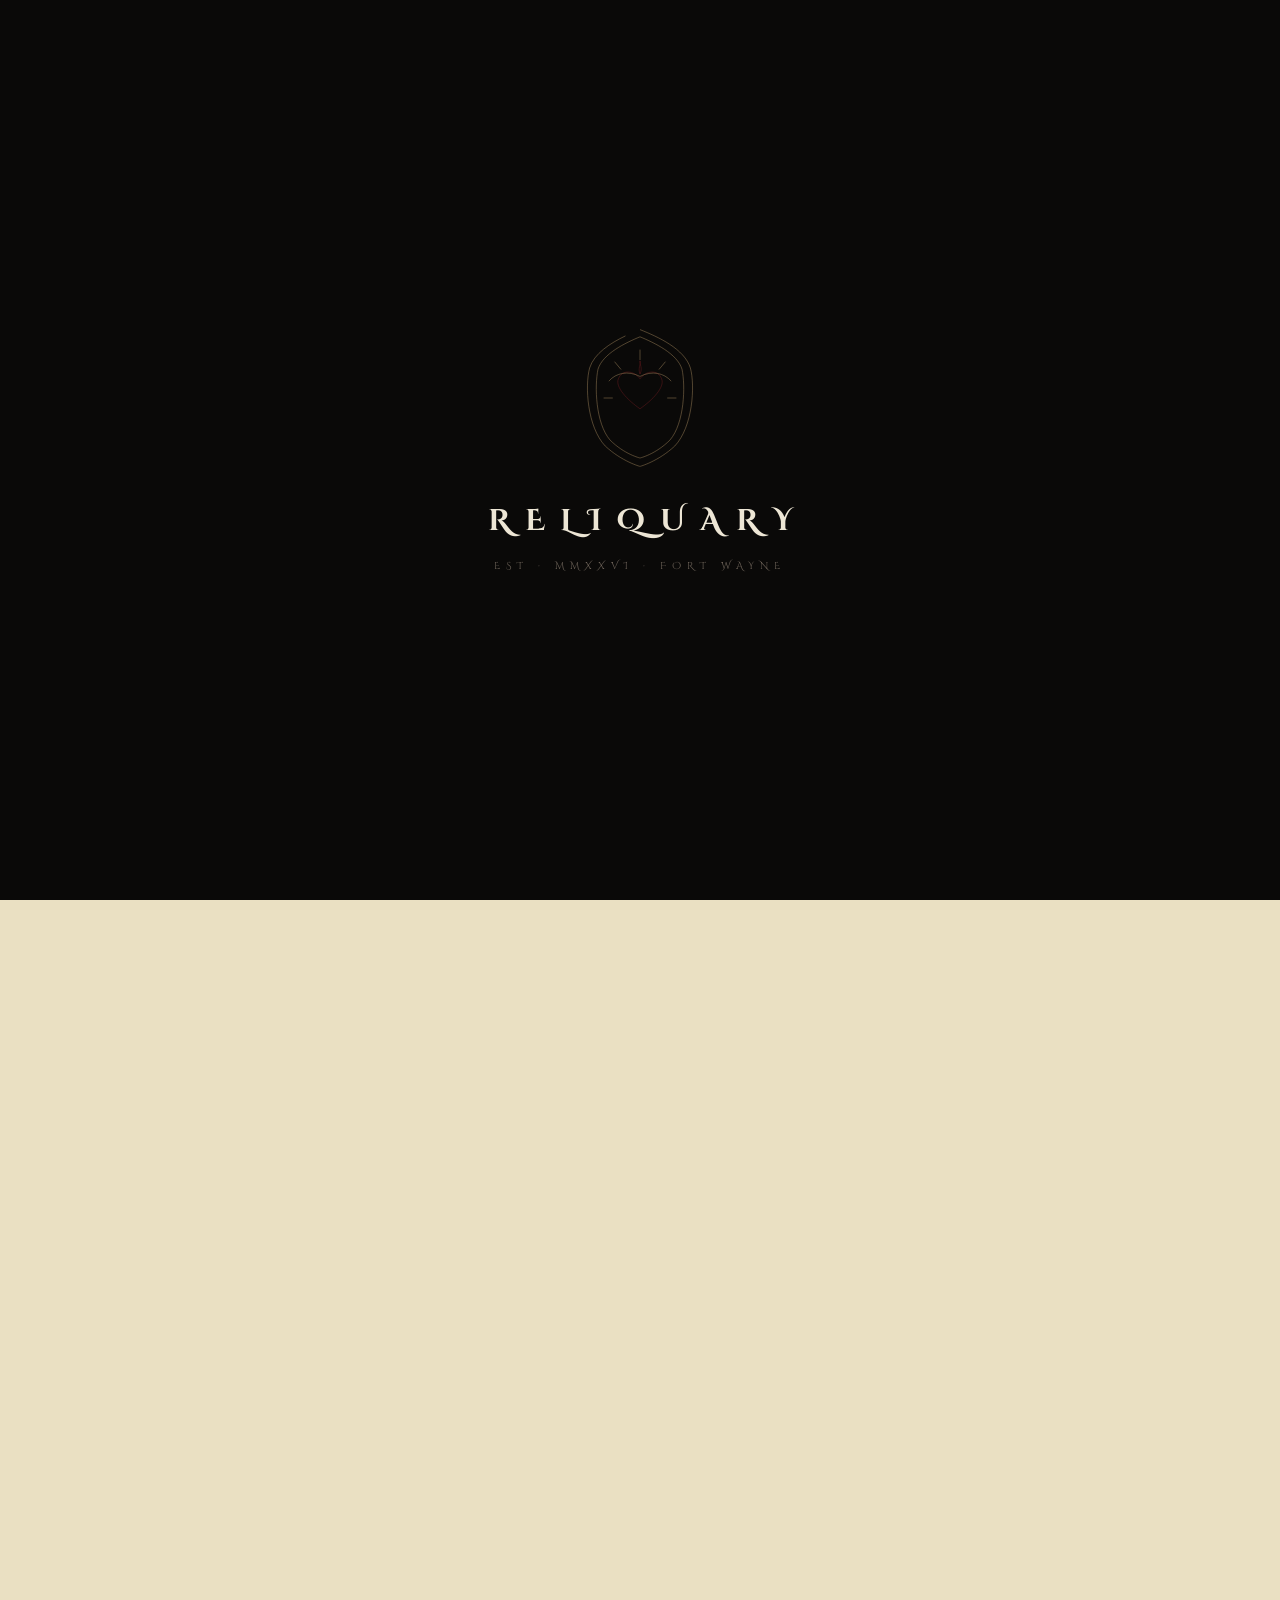
<file: index.html>
<!doctype html>
<html lang="en">
<head>
<meta charset="utf-8" />
<meta name="viewport" content="width=device-width,initial-scale=1,viewport-fit=cover" />
<meta name="theme-color" content="#0A0908" />
<title>RELIQUARY TATTOO · Isaac Roque · Fort Wayne, Indiana</title>
<meta name="description" content="Reliquary Tattoo is a private parlour by Isaac Roque in Fort Wayne, Indiana — black & grey realism, sacred portraiture, fine ornamental work. By appointment only." />
<meta property="og:title" content="RELIQUARY TATTOO · Isaac Roque · Fort Wayne, Indiana" />
<meta property="og:description" content="Permanent relics, hand-drawn in Fort Wayne, Indiana." />
<meta property="og:type" content="website" />

<link rel="icon" href="assets/svg/favicon.svg" type="image/svg+xml" />
<link rel="preconnect" href="https://fonts.googleapis.com" crossorigin />
<link rel="preconnect" href="https://fonts.gstatic.com" crossorigin />
<link href="https://fonts.googleapis.com/css2?family=Cinzel:wght@400;500;600;700;900&family=EB+Garamond:ital,wght@0,400;0,500;0,600;1,400;1,500&family=UnifrakturCook:wght@700&family=Cormorant+Garamond:ital,wght@0,300;0,400;0,500;0,600;1,300;1,400&display=swap" rel="stylesheet" />

<link rel="stylesheet" href="css/style.css" />
</head>
<body class="is-loading">

<!-- =========================================================
     LOADER
========================================================= -->
<div class="loader" aria-hidden="true">
  <div class="loader__inner">
    <svg class="loader__mark" viewBox="0 0 200 240" fill="none" stroke="currentColor" stroke-width="0.7">
      <!-- ornate frame -->
      <path d="M100 6 C 130 18, 174 38, 184 70 C 192 100, 188 168, 158 200 C 130 226, 100 234, 100 234 C 100 234, 70 226, 42 200 C 12 168, 8 100, 16 70 C 26 38, 70 18, 100 6 Z" />
      <path d="M100 18 C 124 28, 162 46, 170 72 C 176 100, 174 162, 150 190 C 126 214, 100 220, 100 220 C 100 220, 74 214, 50 190 C 26 162, 24 100, 30 72 C 38 46, 76 28, 100 18 Z" />
      <!-- sacred heart -->
      <path class="loader__heart" d="M100 88 C 90 74, 70 72, 64 88 C 58 102, 80 124, 100 138 C 120 124, 142 102, 136 88 C 130 72, 110 74, 100 88 Z" />
      <!-- crown of thorns -->
      <path class="loader__thorns" d="M48 92 C 60 78, 80 74, 100 84 C 120 74, 140 78, 152 92" />
      <!-- flame -->
      <path class="loader__flame" d="M100 80 C 96 70, 102 64, 100 58 C 99 64, 105 70, 100 80 Z" />
      <!-- rays -->
      <g class="loader__rays" stroke-linecap="round">
        <line x1="100" y1="40" x2="100" y2="56" />
        <line x1="58" y1="60" x2="68" y2="72" />
        <line x1="142" y1="60" x2="132" y2="72" />
        <line x1="40" y1="120" x2="54" y2="120" />
        <line x1="160" y1="120" x2="146" y2="120" />
      </g>
    </svg>
    <div class="loader__word">
      <span>R</span><span>E</span><span>L</span><span>I</span><span>Q</span><span>U</span><span>A</span><span>R</span><span>Y</span>
    </div>
    <div class="loader__sub">EST · MMXXVI · FORT WAYNE</div>
  </div>
</div>

<!-- =========================================================
     DEPTH FIELD — fixed background of drifting tattoo plates
     across 5 parallax layers and 5 ink tints. Driven by JS.
========================================================= -->
<div class="depth" aria-hidden="true">

  <!-- ◆ FAR LAYER — barely moves (0.04x), almost watermark ◆ -->
  <svg class="depth__art is-far" data-speed="0.04" data-tint="sepia" data-rot="-8" style="--x:8%;--y:6%;--w:340px" viewBox="0 0 200 240" fill="none" stroke="currentColor" stroke-width="0.6">
    <!-- ornate cathedral arch frame -->
    <path d="M40 232 L40 90 C 40 50, 80 18, 100 18 C 120 18, 160 50, 160 90 L160 232 Z" />
    <path d="M50 224 L50 96 C 50 60, 84 28, 100 28 C 116 28, 150 60, 150 96 L150 224 Z" />
    <path d="M64 50 C 76 38, 90 36, 100 44 C 110 36, 124 38, 136 50" />
    <path d="M100 80 C 90 68, 72 70, 70 84 C 68 100, 96 124, 100 128 C 104 124, 132 100, 130 84 C 128 70, 110 68, 100 80 Z" />
    <line x1="100" y1="6" x2="100" y2="22" />
    <line x1="92" y1="14" x2="108" y2="14" />
  </svg>

  <svg class="depth__art is-far" data-speed="0.06" data-tint="bronze" data-rot="12" style="--x:74%;--y:18%;--w:280px" viewBox="0 0 200 200" fill="none" stroke="currentColor" stroke-width="0.6">
    <!-- compass rose -->
    <circle cx="100" cy="100" r="92" />
    <circle cx="100" cy="100" r="76" />
    <circle cx="100" cy="100" r="40" stroke-dasharray="2 5" />
    <circle cx="100" cy="100" r="14" />
    <path d="M100 8 L108 100 L100 192 L92 100 Z" />
    <path d="M8 100 L100 108 L192 100 L100 92 Z" />
    <path d="M34 34 L100 100 L166 166 M166 34 L100 100 L34 166" stroke-dasharray="1 4" />
    <line x1="100" y1="2" x2="100" y2="14" /><line x1="100" y1="186" x2="100" y2="198" />
    <line x1="2" y1="100" x2="14" y2="100" /><line x1="186" y1="100" x2="198" y2="100" />
  </svg>

  <svg class="depth__art is-far" data-speed="0.05" data-tint="sepia" data-rot="-3" style="--x:32%;--y:48%;--w:380px" viewBox="0 0 280 200" fill="none" stroke="currentColor" stroke-width="0.5">
    <!-- anatomy plate skull profile -->
    <path d="M30 110 C 20 80, 40 40, 90 30 C 150 18, 220 32, 246 70 C 260 100, 250 130, 220 150 L220 170 L210 178 L210 168 L196 170 L196 162 L180 168 L180 160 L160 170 L150 168 L120 174 C 80 168, 40 150, 30 110 Z" />
    <ellipse cx="160" cy="92" rx="20" ry="22" />
    <ellipse cx="210" cy="90" rx="14" ry="16" />
    <path d="M178 116 C 174 124, 184 130, 188 124 C 192 118, 184 110, 178 116 Z" />
    <path d="M150 140 L154 148 L160 142 M170 144 L172 152 L180 148 M190 144 L194 152 L202 148" />
    <path d="M118 64 C 100 56, 78 56, 64 70 M252 56 C 250 50, 244 46, 234 48" stroke-dasharray="2 3" />
  </svg>

  <!-- ◆ MID-FAR LAYER (0.12x) ◆ -->
  <svg class="depth__art is-midfar" data-speed="0.12" data-tint="crimson" data-rot="20" style="--x:84%;--y:62%;--w:240px" viewBox="0 0 200 200" fill="none" stroke="currentColor" stroke-width="0.7">
    <!-- sacred heart with thorns -->
    <path d="M100 80 C 80 50, 30 50, 26 90 C 22 130, 80 178, 100 192 C 120 178, 178 130, 174 90 C 170 50, 120 50, 100 80 Z" />
    <path d="M100 80 C 92 64, 72 62, 64 80" stroke-dasharray="1 3" />
    <path d="M100 80 C 108 64, 128 62, 136 80" stroke-dasharray="1 3" />
    <path d="M30 86 C 50 70, 80 66, 100 76 C 120 66, 150 70, 170 86" />
    <path d="M100 30 C 94 16, 106 6, 100 -6 C 96 6, 106 16, 100 30 Z" />
    <path d="M40 60 L36 50 M52 46 L52 36 M68 36 L66 26 M132 36 L134 26 M148 46 L148 36 M160 60 L164 50" />
  </svg>

  <!-- (ornamental scrollwork banner removed) -->

  <svg class="depth__art is-midfar" data-speed="0.16" data-tint="charcoal" data-rot="6" style="--x:48%;--y:88%;--w:260px" viewBox="0 0 200 240" fill="none" stroke="currentColor" stroke-width="0.7">
    <!-- praying hands with rosary -->
    <path d="M70 30 C 64 50, 60 100, 64 160 L80 200 L88 160 C 92 100, 84 50, 84 26 Z" />
    <path d="M130 30 C 136 50, 140 100, 136 160 L120 200 L112 160 C 108 100, 116 50, 116 26 Z" />
    <line x1="84" y1="26" x2="116" y2="26" />
    <line x1="80" y1="60" x2="120" y2="60" /><line x1="80" y1="80" x2="120" y2="80" />
    <line x1="80" y1="100" x2="120" y2="100" /><line x1="80" y1="120" x2="120" y2="120" />
    <!-- rosary -->
    <path d="M64 130 C 30 140, 12 170, 22 200 C 36 220, 70 210, 80 192" />
    <circle cx="22" cy="156" r="2" /><circle cx="14" cy="170" r="2" /><circle cx="14" cy="186" r="2" />
    <circle cx="22" cy="200" r="2" /><circle cx="36" cy="210" r="2" /><circle cx="56" cy="216" r="2" />
    <path d="M14 188 L8 220 M18 196 L22 226 M26 200 L30 230" stroke-linecap="round" />
  </svg>

  <svg class="depth__art is-midfar" data-speed="0.10" data-tint="ash" data-rot="-20" style="--x:14%;--y:120%;--w:260px" viewBox="0 0 200 200" fill="none" stroke="currentColor" stroke-width="0.6">
    <!-- moth -->
    <path d="M100 28 L100 172" />
    <path d="M100 50 C 40 38, 12 70, 26 110 C 44 130, 70 110, 92 90 L100 80" />
    <path d="M100 50 C 160 38, 188 70, 174 110 C 156 130, 130 110, 108 90 L100 80" />
    <path d="M100 90 C 80 110, 50 124, 32 134 C 50 154, 80 152, 96 138 L100 130" />
    <path d="M100 90 C 120 110, 150 124, 168 134 C 150 154, 120 152, 104 138 L100 130" />
    <circle cx="64" cy="86" r="6" /><circle cx="136" cy="86" r="6" />
    <circle cx="64" cy="86" r="2" fill="currentColor" /><circle cx="136" cy="86" r="2" fill="currentColor" />
    <path d="M94 28 C 88 14, 80 6, 76 -2 M106 28 C 112 14, 120 6, 124 -2" />
  </svg>

  <!-- ◆ MID LAYER (0.25x) ◆ -->
  <svg class="depth__art is-mid" data-speed="0.25" data-tint="bronze" data-rot="0" style="--x:62%;--y:104%;--w:200px" viewBox="0 0 200 200" fill="none" stroke="currentColor" stroke-width="0.8">
    <!-- eye of providence in triangle -->
    <path d="M100 12 L188 178 L12 178 Z" />
    <path d="M100 30 L172 168 L28 168 Z" stroke-dasharray="2 4" />
    <path d="M44 100 C 60 80, 140 80, 156 100 C 140 120, 60 120, 44 100 Z" />
    <circle cx="100" cy="100" r="14" />
    <circle cx="100" cy="100" r="6" fill="currentColor" />
    <line x1="100" y1="50" x2="100" y2="76" />
    <line x1="50" y1="100" x2="32" y2="100" />
    <line x1="150" y1="100" x2="168" y2="100" />
  </svg>

  <svg class="depth__art is-mid" data-speed="0.28" data-tint="charcoal" data-rot="14" style="--x:18%;--y:160%;--w:220px" viewBox="0 0 200 200" fill="none" stroke="currentColor" stroke-width="0.7">
    <!-- dagger through serpent -->
    <path d="M100 4 L110 22 L110 150 L100 162 L90 150 L90 22 Z" />
    <path d="M76 22 L124 22 L124 32 L76 32 Z" />
    <line x1="100" y1="14" x2="100" y2="22" />
    <path d="M16 110 C 60 80, 100 140, 144 110 C 184 90, 184 60, 156 50 C 120 40, 80 80, 60 96 C 40 110, 24 108, 16 100 Z" stroke-linecap="round" />
    <circle cx="32" cy="106" r="2" fill="currentColor" />
    <path d="M16 100 L4 98 M4 98 L8 92 M4 98 L8 104" />
  </svg>

  <svg class="depth__art is-mid" data-speed="0.30" data-tint="crimson" data-rot="-10" style="--x:78%;--y:184%;--w:200px" viewBox="0 0 200 200" fill="none" stroke="currentColor" stroke-width="0.7">
    <!-- ornate cross with banner -->
    <path d="M92 16 L108 16 L108 100 L172 100 L172 116 L108 116 L108 184 L92 184 L92 116 L28 116 L28 100 L92 100 Z" />
    <path d="M76 32 C 70 42, 70 56, 76 66 M124 32 C 130 42, 130 56, 124 66" />
    <path d="M84 134 C 80 150, 80 168, 84 180 M116 134 C 120 150, 120 168, 116 180" />
    <path d="M52 100 C 60 90, 80 90, 92 100 M108 100 C 120 90, 140 90, 148 100" />
  </svg>

  <svg class="depth__art is-mid" data-speed="0.22" data-tint="sepia" data-rot="22" style="--x:8%;--y:220%;--w:240px" viewBox="0 0 220 200" fill="none" stroke="currentColor" stroke-width="0.6">
    <!-- swallow -->
    <path d="M14 100 C 30 80, 60 80, 86 92 C 100 80, 116 76, 140 84 C 168 92, 200 120, 216 156" />
    <path d="M86 92 C 92 110, 100 132, 114 148 L142 152 C 134 132, 130 116, 140 84" />
    <path d="M14 100 L4 84 L24 96 M14 100 L4 116 L24 104" />
    <circle cx="200" cy="142" r="2" fill="currentColor" />
    <path d="M114 148 L110 168 M124 148 L126 170 M134 152 L138 174" />
  </svg>

  <!-- (crescent moon + stars removed — too delicate) -->

  <svg class="depth__art is-midnear" data-speed="0.45" data-tint="charcoal" data-rot="-12" style="--x:14%;--y:280%;--w:180px" viewBox="0 0 200 200" fill="none" stroke="currentColor" stroke-width="0.8">
    <!-- ouroboros -->
    <circle cx="100" cy="100" r="80" />
    <circle cx="100" cy="100" r="64" stroke-dasharray="2 5" />
    <path d="M40 80 C 56 40, 110 30, 156 60 C 188 90, 174 134, 130 152 C 86 170, 60 140, 56 110 L72 102 L70 124 L86 110" />
    <circle cx="64" cy="98" r="2" fill="currentColor" />
    <path d="M156 60 L172 56 M156 64 L172 72 M156 56 L168 50" />
  </svg>

  <svg class="depth__art is-midnear" data-speed="0.55" data-tint="crimson" data-rot="8" style="--x:50%;--y:316%;--w:170px" viewBox="0 0 200 200" fill="none" stroke="currentColor" stroke-width="0.8">
    <!-- skull memento mori -->
    <path d="M40 50 C 30 60, 24 80, 30 100 L40 116 L40 140 L52 144 L52 130 L62 132 L72 130 L82 132 L92 130 L102 132 L112 130 L122 132 L130 140 L130 116 L140 100 C 146 80, 140 60, 130 50 C 118 36, 92 32, 84 32 C 76 32, 50 36, 40 50 Z" />
    <ellipse cx="64" cy="84" rx="9" ry="11" fill="currentColor" />
    <ellipse cx="106" cy="84" rx="9" ry="11" fill="currentColor" />
    <path d="M82 100 C 80 106, 86 110, 86 110 C 86 110, 92 106, 90 100 Z" />
    <path d="M70 130 L72 138 M82 132 L82 140 M94 132 L94 140 M106 132 L108 138" />
  </svg>

  <!-- (single rose + starburst removed — too delicate) -->

  <!-- a final far-back giant arch behind footer -->
  <svg class="depth__art is-far" data-speed="0.08" data-tint="charcoal" data-rot="0" style="--x:50%;--y:386%;--w:520px" viewBox="0 0 400 400" fill="none" stroke="currentColor" stroke-width="0.4">
    <circle cx="200" cy="200" r="190" />
    <circle cx="200" cy="200" r="160" />
    <circle cx="200" cy="200" r="120" stroke-dasharray="2 6" />
    <circle cx="200" cy="200" r="80" />
    <circle cx="200" cy="200" r="40" />
    <path d="M200 10 L200 390 M10 200 L390 200" stroke-dasharray="1 6" />
    <path d="M64 64 L336 336 M336 64 L64 336" stroke-dasharray="1 6" />
    <text x="200" y="34" text-anchor="middle" font-family="Cinzel" font-size="10" fill="currentColor" stroke="none" letter-spacing="3">RELIQUARY · MMXXVI</text>
  </svg>

  <!-- ━━━━━━━━━━━━━━━━━━━━━━━━━━━━━━━━━━━━━━━━━━━━━━━━━━━ -->
  <!-- ◆◆◆ ISAAC'S ACTUAL WORK AS STENCILS ◆◆◆            -->
  <!-- Pulled from his portfolio, traced via Higgsfield     -->
  <!-- ━━━━━━━━━━━━━━━━━━━━━━━━━━━━━━━━━━━━━━━━━━━━━━━━━━━ -->

  <!-- 25 stencils traced from Isaac's actual portfolio - the background is the wall -->

  <!-- HERO / EYEBROW (0%-30%) -->
  <img class="depth__art is-stencil is-mid" data-speed="0.22" data-rot="-2"
       style="--x:92%;--y:8%;--w:580px"
       src="assets/img/stencil-01.webp" alt="" loading="lazy" />

  <img class="depth__art is-stencil is-midfar" data-speed="0.14" data-rot="8"
       style="--x:4%;--y:18%;--w:380px"
       src="assets/img/stencil-09.webp" alt="" loading="lazy" />

  <img class="depth__art is-stencil is-far" data-speed="0.08" data-rot="-6"
       style="--x:60%;--y:24%;--w:420px"
       src="assets/img/stencil-22.webp" alt="" loading="lazy" />

  <!-- INTERLUDE + MANIFESTO (30%-90%) -->
  <img class="depth__art is-stencil is-near" data-speed="0.85" data-rot="-3"
       style="--x:6%;--y:32%;--w:480px"
       src="assets/img/stencil-02.webp" alt="" loading="lazy" />

  <img class="depth__art is-stencil is-mid" data-speed="0.26" data-rot="6"
       style="--x:80%;--y:42%;--w:380px"
       src="assets/img/stencil-10.webp" alt="" loading="lazy" />

  <img class="depth__art is-stencil is-midnear" data-speed="0.50" data-rot="-8"
       style="--x:30%;--y:54%;--w:340px"
       src="assets/img/stencil-17.webp" alt="" loading="lazy" />

  <img class="depth__art is-stencil is-far" data-speed="0.10" data-rot="-4"
       style="--x:88%;--y:64%;--w:520px"
       src="assets/img/stencil-18.webp" alt="" loading="lazy" />

  <!-- ARTIST (60%-100%) -->
  <img class="depth__art is-stencil is-midfar" data-speed="0.14" data-rot="2"
       style="--x:8%;--y:74%;--w:420px"
       src="assets/img/stencil-16.webp" alt="" loading="lazy" />

  <img class="depth__art is-stencil is-mid" data-speed="0.24" data-rot="14"
       style="--x:62%;--y:84%;--w:360px"
       src="assets/img/stencil-08.webp" alt="" loading="lazy" />

  <!-- WORKS / GALLERY (100%-170%) -->
  <img class="depth__art is-stencil is-near" data-speed="0.88" data-rot="-4"
       style="--x:92%;--y:104%;--w:540px"
       src="assets/img/stencil-03.webp" alt="" loading="lazy" />

  <img class="depth__art is-stencil is-midfar" data-speed="0.16" data-rot="10"
       style="--x:8%;--y:118%;--w:440px"
       src="assets/img/stencil-11.webp" alt="" loading="lazy" />

  <img class="depth__art is-stencil is-mid" data-speed="0.28" data-rot="-12"
       style="--x:48%;--y:132%;--w:360px"
       src="assets/img/stencil-12.webp" alt="" loading="lazy" />

  <img class="depth__art is-stencil is-far" data-speed="0.06" data-rot="0"
       style="--x:90%;--y:148%;--w:560px"
       src="assets/img/stencil-20.webp" alt="" loading="lazy" />

  <!-- PROCESS (170%-220%) -->
  <img class="depth__art is-stencil is-midnear" data-speed="0.55" data-rot="6"
       style="--x:6%;--y:166%;--w:420px"
       src="assets/img/stencil-04.webp" alt="" loading="lazy" />

  <img class="depth__art is-stencil is-mid" data-speed="0.22" data-rot="-6"
       style="--x:84%;--y:184%;--w:400px"
       src="assets/img/stencil-06.webp" alt="" loading="lazy" />

  <img class="depth__art is-stencil is-near" data-speed="0.90" data-rot="-12"
       style="--x:18%;--y:200%;--w:480px"
       src="assets/img/stencil-05.webp" alt="" loading="lazy" />

  <!-- FLASH SHEET (220%-280%) -->
  <img class="depth__art is-stencil is-midfar" data-speed="0.18" data-rot="0"
       style="--x:80%;--y:222%;--w:340px"
       src="assets/img/stencil-13.webp" alt="" loading="lazy" />

  <img class="depth__art is-stencil is-far" data-speed="0.08" data-rot="2"
       style="--x:8%;--y:240%;--w:600px"
       src="assets/img/stencil-21.webp" alt="" loading="lazy" />

  <img class="depth__art is-stencil is-mid" data-speed="0.26" data-rot="-4"
       style="--x:68%;--y:258%;--w:400px"
       src="assets/img/stencil-19.webp" alt="" loading="lazy" />

  <!-- VISIT (280%-340%) -->
  <img class="depth__art is-stencil is-midnear" data-speed="0.48" data-rot="2"
       style="--x:6%;--y:280%;--w:440px"
       src="assets/img/stencil-07.webp" alt="" loading="lazy" />

  <img class="depth__art is-stencil is-mid" data-speed="0.24" data-rot="-10"
       style="--x:78%;--y:296%;--w:380px"
       src="assets/img/stencil-24.webp" alt="" loading="lazy" />

  <img class="depth__art is-stencil is-near" data-speed="0.92" data-rot="-6"
       style="--x:14%;--y:312%;--w:340px"
       src="assets/img/stencil-15.webp" alt="" loading="lazy" />

  <!-- BOOKING / FOOTER (340%-400%) -->
  <img class="depth__art is-stencil is-midfar" data-speed="0.16" data-rot="4"
       style="--x:84%;--y:330%;--w:340px"
       src="assets/img/stencil-23.webp" alt="" loading="lazy" />

  <img class="depth__art is-stencil is-mid" data-speed="0.22" data-rot="-2"
       style="--x:14%;--y:350%;--w:380px"
       src="assets/img/stencil-22.webp" alt="" loading="lazy" />

  <img class="depth__art is-stencil is-far" data-speed="0.10" data-rot="0"
       style="--x:60%;--y:374%;--w:520px"
       src="assets/img/stencil-25.webp" alt="" loading="lazy" />

  <img class="depth__art is-stencil is-near" data-speed="0.88" data-rot="6"
       style="--x:10%;--y:392%;--w:400px"
       src="assets/img/stencil-26.webp" alt="" loading="lazy" />

  <!-- ━━━━━━━━━━━━━━━━━━━━━━━━━━━━━━━━━━━━━━━━━━━━━━━━━━━ -->
  <!-- ◆◆◆ RED-DOMINANT SECOND PASS ◆◆◆                  -->
  <!-- More crimson/blood/oxblood tattoos throughout       -->
  <!-- ━━━━━━━━━━━━━━━━━━━━━━━━━━━━━━━━━━━━━━━━━━━━━━━━━━━ -->

  <!-- Bleeding sacred heart, big and crimson, near top right -->
  <svg class="depth__art is-mid is-red" data-speed="0.20" data-tint="blood" data-rot="-6" style="--x:90%;--y:14%;--w:230px" viewBox="0 0 200 240" fill="none" stroke="currentColor" stroke-width="1">
    <path d="M100 80 C 80 50, 30 50, 26 90 C 22 130, 80 178, 100 192 C 120 178, 178 130, 174 90 C 170 50, 120 50, 100 80 Z" />
    <path d="M30 90 C 50 76, 80 70, 100 80 C 120 70, 150 76, 170 90" />
    <!-- flame -->
    <path d="M100 30 C 92 14, 110 0, 100 -16 C 96 0, 110 14, 100 30 Z" />
    <!-- thorns -->
    <path d="M40 60 L34 50 M58 46 L56 36 M74 38 L72 28 M126 38 L128 28 M142 46 L144 36 M160 60 L166 50" />
    <!-- blood drops -->
    <path d="M100 196 C 96 206, 96 218, 100 226 C 104 218, 104 206, 100 196 Z" fill="currentColor" />
    <path d="M86 198 C 82 210, 84 222, 88 230 C 90 222, 90 210, 86 198 Z" fill="currentColor" />
    <path d="M114 200 C 110 212, 112 222, 116 228 C 118 222, 118 212, 114 200 Z" fill="currentColor" />
  </svg>

  <!-- (wax seal removed) -->

  <!-- (crimson rose bloom removed) -->

  <!-- (blood drip column removed — too small) -->

  <!-- Chi-Rho Christogram -->
  <svg class="depth__art is-mid is-red" data-speed="0.26" data-tint="crimson" data-rot="0" style="--x:18%;--y:74%;--w:170px" viewBox="0 0 200 240" fill="none" stroke="currentColor" stroke-width="1">
    <circle cx="100" cy="100" r="92" stroke-dasharray="3 5" />
    <!-- P (rho) stem -->
    <path d="M100 24 L100 200" stroke-width="2.4" />
    <path d="M100 60 C 130 60, 130 110, 100 110 L80 110" stroke-width="2.4" />
    <!-- X (chi) -->
    <path d="M50 50 L150 150 M150 50 L50 150" stroke-width="1.6" />
    <!-- alpha & omega -->
    <path d="M52 184 L62 204 L72 184 M58 196 L66 196" />
    <path d="M128 188 C 122 196, 122 206, 128 212 C 138 212, 142 196, 138 188 Z M124 196 L130 196 M134 196 L142 196" />
  </svg>

  <!-- (precious ribbon banner removed — replaced by Isaac's actual stencils) -->

  <!-- Bleeding dagger pierced through heart -->
  <svg class="depth__art is-mid is-red" data-speed="0.24" data-tint="blood" data-rot="14" style="--x:30%;--y:96%;--w:200px" viewBox="0 0 200 280" fill="none" stroke="currentColor" stroke-width="0.9">
    <!-- heart -->
    <path d="M100 130 C 80 100, 30 100, 26 140 C 22 180, 80 228, 100 242 C 120 228, 178 180, 174 140 C 170 100, 120 100, 100 130 Z" />
    <!-- dagger through -->
    <path d="M100 6 L110 22 L110 270 L100 282 L90 270 L90 22 Z" />
    <path d="M76 22 L124 22 L124 32 L76 32 Z" />
    <line x1="100" y1="14" x2="100" y2="22" />
    <!-- blood -->
    <path d="M104 250 C 102 264, 104 278, 108 286 C 110 278, 110 264, 104 250 Z" fill="currentColor" stroke="none" />
    <path d="M94 252 C 90 268, 92 282, 96 290 C 98 282, 98 268, 94 252 Z" fill="currentColor" stroke="none" />
  </svg>

  <!-- (cardinal galero removed) -->

  <!-- (pomegranate removed) -->

  <!-- (sun face removed) -->

  <!-- (illuminated R drop cap removed) -->

  <!-- Bleeding crown of thorns ring -->
  <svg class="depth__art is-mid is-red" data-speed="0.30" data-tint="blood" data-rot="6" style="--x:46%;--y:194%;--w:240px" viewBox="0 0 240 240" fill="none" stroke="currentColor" stroke-width="1">
    <path d="M120 28 C 60 28, 20 80, 20 120 C 20 160, 60 212, 120 212 C 180 212, 220 160, 220 120 C 220 80, 180 28, 120 28 Z" />
    <!-- thorns radial -->
    <path d="M120 18 L114 6 M118 24 L108 14 M120 24 L130 12 M120 24 L126 6 M222 116 L234 110 M222 124 L234 130 M212 96 L226 90 M214 142 L226 148 M118 218 L112 230 M124 218 L130 230 M114 222 L102 232 M126 222 L138 232 M22 118 L8 114 M22 126 L8 132 M30 100 L18 92 M28 142 L16 152" />
    <!-- thorns inner -->
    <path d="M120 38 L116 28 M138 42 L142 32 M156 50 L166 44 M170 64 L182 60 M178 80 L192 78 M182 100 L196 100 M178 120 L192 122" stroke-linecap="round" />
    <!-- blood drops -->
    <path d="M30 108 C 26 122, 30 138, 34 146 C 38 138, 38 122, 30 108 Z" fill="currentColor" stroke="none" />
    <path d="M210 130 C 206 144, 210 160, 214 168 C 218 160, 218 144, 210 130 Z" fill="currentColor" stroke="none" />
    <path d="M124 220 C 120 234, 124 250, 128 258 C 132 250, 132 234, 124 220 Z" fill="currentColor" stroke="none" />
  </svg>

  <!-- Wounded hand of glory -->
  <svg class="depth__art is-midnear is-red" data-speed="0.48" data-tint="crimson" data-rot="-12" style="--x:72%;--y:212%;--w:170px" viewBox="0 0 160 220" fill="none" stroke="currentColor" stroke-width="0.9">
    <path d="M50 200 L48 168 L42 152 L38 132 C 38 124, 46 124, 46 132 L46 144 M46 144 L46 70 C 46 62, 56 62, 56 70 L56 144 M56 144 L56 56 C 56 48, 66 48, 66 56 L66 144 M66 144 L66 64 C 66 56, 76 56, 76 64 L76 144 M76 144 L76 76 C 76 68, 86 68, 86 76 L86 156 L84 168 L86 200" />
    <!-- nail wound -->
    <circle cx="64" cy="120" r="6" fill="currentColor" stroke="none" />
    <circle cx="64" cy="120" r="3" fill="none" stroke="#000" />
    <!-- blood drip from wound -->
    <path d="M62 130 C 60 144, 60 160, 64 170 C 68 160, 68 144, 62 130 Z" fill="currentColor" stroke="none" />
  </svg>

  <!-- (ornate diamond removed) -->

  <!-- (anatomical heart with VITA removed — too small/precious) -->

  <!-- Spilled wine / chalice tipped -->
  <svg class="depth__art is-mid is-red" data-speed="0.22" data-tint="blood" data-rot="22" style="--x:84%;--y:286%;--w:200px" viewBox="0 0 200 200" fill="none" stroke="currentColor" stroke-width="0.9">
    <!-- chalice -->
    <path d="M60 30 L140 30 L130 80 C 130 100, 110 110, 100 110 C 90 110, 70 100, 70 80 Z" />
    <path d="M70 36 L130 36" />
    <path d="M100 110 L100 150 M84 150 L116 150" />
    <path d="M76 158 L124 158 L130 176 L70 176 Z" />
    <!-- spilled wine pool -->
    <path d="M30 180 C 50 174, 80 178, 110 182 C 140 184, 170 176, 180 188 L170 196 C 140 200, 100 196, 70 198 C 50 200, 30 196, 30 180 Z" fill="currentColor" opacity=".4" stroke="none" />
    <path d="M30 180 C 50 174, 80 178, 110 182 C 140 184, 170 176, 180 188" />
  </svg>

  <!-- Red phoenix with flames -->
  <svg class="depth__art is-midnear is-red" data-speed="0.50" data-tint="crimson" data-rot="-6" style="--x:50%;--y:308%;--w:240px" viewBox="0 0 240 240" fill="none" stroke="currentColor" stroke-width="0.7">
    <!-- body -->
    <path d="M120 60 C 110 48, 90 50, 84 64 C 80 76, 92 90, 100 88 L96 110 L106 130 L100 150 L114 158 L122 138 L130 158 L142 150 L136 130 L146 110 L142 88 C 150 90, 162 76, 158 64 C 152 50, 132 48, 120 60 Z" />
    <!-- wings -->
    <path d="M96 80 C 70 60, 30 50, 14 70 C 30 76, 60 80, 80 90 C 56 96, 30 110, 26 130 C 50 124, 80 110, 90 100" />
    <path d="M144 80 C 170 60, 210 50, 226 70 C 210 76, 180 80, 160 90 C 184 96, 210 110, 214 130 C 190 124, 160 110, 150 100" />
    <!-- tail flames -->
    <path d="M114 158 C 100 178, 84 200, 86 224 C 92 220, 102 210, 104 196 C 110 210, 110 220, 116 226 C 116 212, 114 198, 118 186" />
    <path d="M126 158 C 140 178, 156 200, 154 224 C 148 220, 138 210, 136 196 C 130 210, 130 220, 124 226 C 124 212, 126 198, 122 186" />
    <!-- flame around -->
    <path d="M30 30 C 36 14, 50 6, 60 12 C 56 22, 44 28, 36 38 Z" />
    <path d="M210 30 C 204 14, 190 6, 180 12 C 184 22, 196 28, 204 38 Z" />
    <!-- eye -->
    <circle cx="120" cy="68" r="2.5" fill="currentColor" stroke="none" />
  </svg>

  <!-- (rose vine arch removed) -->

  <!-- (small crimson sigil removed) -->

</div>

<!-- =========================================================
     CUSTOM CURSOR
========================================================= -->
<div class="cursor" aria-hidden="true">
  <div class="cursor__dot"></div>
  <div class="cursor__ring"></div>
</div>

<!-- =========================================================
     GRAIN OVERLAY
========================================================= -->
<div class="grain" aria-hidden="true"></div>

<!-- =========================================================
     NAV
========================================================= -->
<header class="nav" id="nav">
  <a href="#top" class="nav__brand" aria-label="Reliquary home">
    <svg viewBox="0 0 60 60" class="nav__sigil" fill="none" stroke="currentColor" stroke-width="1">
      <path d="M30 4 C 38 10, 52 18, 54 28 C 56 40, 50 50, 30 56 C 10 50, 4 40, 6 28 C 8 18, 22 10, 30 4 Z" />
      <path d="M30 22 C 26 16, 18 16, 18 24 C 18 32, 30 40, 30 40 C 30 40, 42 32, 42 24 C 42 16, 34 16, 30 22 Z" />
    </svg>
    <span class="nav__wordmark">RELIQUARY<span class="nav__wordmark-tail">TATTOO</span></span>
  </a>
  <nav class="nav__links" aria-label="Primary">
    <a href="#works">Works</a>
    <a href="#artist">Artist</a>
    <a href="#visit">Visit</a>
    <a href="#booking">Book</a>
  </nav>
  <button class="nav__theme" aria-label="Toggle theme" data-theme-toggle>
    <svg class="nav__theme-icon nav__theme-icon--moon" viewBox="0 0 24 24" fill="none" stroke="currentColor" stroke-width="1.4">
      <path d="M20 14.5 A 9 9 0 1 1 9.5 4 A 7 7 0 0 0 20 14.5 Z" />
      <circle cx="16" cy="6" r="0.6" fill="currentColor" />
      <circle cx="19" cy="9" r="0.5" fill="currentColor" />
    </svg>
    <svg class="nav__theme-icon nav__theme-icon--sun" viewBox="0 0 24 24" fill="none" stroke="currentColor" stroke-width="1.4">
      <circle cx="12" cy="12" r="4" />
      <path d="M12 2 L12 5 M12 19 L12 22 M2 12 L5 12 M19 12 L22 12 M4.9 4.9 L7 7 M17 17 L19.1 19.1 M19.1 4.9 L17 7 M7 17 L4.9 19.1" stroke-linecap="round" />
    </svg>
  </button>
  <a href="#booking" class="nav__cta">
    <span>Request a Sitting</span>
    <svg viewBox="0 0 24 24" width="14" height="14" fill="none" stroke="currentColor" stroke-width="1.5">
      <path d="M4 12h16M14 6l6 6-6 6" />
    </svg>
  </a>
  <button class="nav__menu" aria-label="Menu" aria-expanded="false">
    <span></span><span></span>
  </button>
</header>

<main id="top">

<!-- =========================================================
     HERO
========================================================= -->
<section class="hero" id="hero">

  <div class="hero__sky" aria-hidden="true">
    <!-- floating ornaments -->
    <svg class="orn orn--1" viewBox="0 0 80 80" fill="none" stroke="currentColor" stroke-width="0.8">
      <circle cx="40" cy="40" r="36" />
      <circle cx="40" cy="40" r="28" />
      <path d="M40 4 L40 76 M4 40 L76 40 M14 14 L66 66 M66 14 L14 66" stroke-dasharray="2 6" />
    </svg>
    <svg class="orn orn--2" viewBox="0 0 60 60" fill="none" stroke="currentColor" stroke-width="0.8">
      <path d="M30 2 L34 26 L58 30 L34 34 L30 58 L26 34 L2 30 L26 26 Z" />
    </svg>
    <svg class="orn orn--3" viewBox="0 0 80 80" fill="none" stroke="currentColor" stroke-width="0.8">
      <path d="M40 6 C 56 22, 56 58, 40 74 C 24 58, 24 22, 40 6 Z" />
      <path d="M40 14 C 50 26, 50 54, 40 66 C 30 54, 30 26, 40 14 Z" />
    </svg>
  </div>

  <!-- giant central illustration: ornate reliquary frame containing a portrait window -->
  <div class="hero__altar" aria-hidden="true">
    <svg class="altar" viewBox="0 0 720 900" fill="none" stroke="currentColor">
      <!-- outer cathedral arch frame -->
      <path class="altar__arch" stroke-width="1.2"
            d="M120 880 L120 360 C 120 180, 240 60, 360 60 C 480 60, 600 180, 600 360 L600 880 Z" />
      <path class="altar__arch altar__arch--inner" stroke-width="0.8"
            d="M150 868 L150 372 C 150 198, 258 90, 360 90 C 462 90, 570 198, 570 372 L570 868 Z" />

      <!-- sun-burst halo -->
      <g class="altar__rays" stroke-width="0.8" stroke-linecap="round">
        <circle cx="360" cy="320" r="170" />
        <circle cx="360" cy="320" r="200" stroke-dasharray="1 7" />
        <circle cx="360" cy="320" r="140" />
        <g>
          <line x1="360" y1="80" x2="360" y2="130" />
          <line x1="220" y1="180" x2="248" y2="208" />
          <line x1="500" y1="180" x2="472" y2="208" />
          <line x1="160" y1="320" x2="200" y2="320" />
          <line x1="560" y1="320" x2="520" y2="320" />
          <line x1="220" y1="460" x2="248" y2="432" />
          <line x1="500" y1="460" x2="472" y2="432" />
        </g>
      </g>

      <!-- ornamental scrollwork above arch -->
      <g class="altar__scroll" stroke-width="0.8">
        <path d="M180 180 C 220 140, 260 130, 280 160 C 300 130, 340 130, 360 160 C 380 130, 420 130, 440 160 C 460 130, 500 140, 540 180" />
        <path d="M210 200 C 240 175, 280 175, 300 200" />
        <path d="M420 200 C 440 175, 480 175, 510 200" />
      </g>

      <!-- sacred heart at altar bottom -->
      <g class="altar__heart" stroke-width="1">
        <path d="M360 660 C 332 612, 268 608, 248 660 C 230 708, 312 766, 360 798 C 408 766, 490 708, 472 660 C 452 608, 388 612, 360 660 Z" />
        <path d="M360 660 C 348 638, 320 636, 308 660" stroke-dasharray="1 4" />
        <path d="M360 660 C 372 638, 400 636, 412 660" stroke-dasharray="1 4" />
        <!-- thorns -->
        <path d="M252 656 C 268 640, 296 636, 312 644 C 328 632, 392 632, 408 644 C 424 636, 452 640, 468 656" />
        <!-- flame -->
        <path d="M360 600 C 354 584, 366 572, 360 558 C 358 572, 366 584, 360 600 Z" />
        <!-- drop -->
        <path d="M360 808 C 358 814, 358 822, 360 828 C 362 822, 362 814, 360 808 Z" />
      </g>

      <!-- inscription banner -->
      <g class="altar__banner" stroke-width="0.7">
        <path d="M180 720 C 240 710, 480 710, 540 720 L540 752 C 480 740, 240 740, 180 752 Z" />
      </g>

      <!-- columns / pillars -->
      <g class="altar__pillars" stroke-width="0.7">
        <path d="M120 540 L120 820 M150 540 L150 820 M570 540 L570 820 M600 540 L600 820" />
        <path d="M108 540 L162 540 L162 528 L108 528 Z" />
        <path d="M558 540 L612 540 L612 528 L558 528 Z" />
        <path d="M108 824 L162 824 L162 838 L108 838 Z" />
        <path d="M558 824 L612 824 L612 838 L558 838 Z" />
      </g>

      <!-- top finial cross -->
      <g class="altar__cross" stroke-width="0.8">
        <line x1="360" y1="20" x2="360" y2="60" />
        <line x1="346" y1="36" x2="374" y2="36" />
        <circle cx="360" cy="62" r="3" />
      </g>

      <!-- portrait silhouette inside arch (a face emerging) -->
      <g class="altar__face" stroke-width="0.6">
        <ellipse cx="360" cy="340" rx="78" ry="98" stroke-dasharray="1 5" />
        <path d="M312 320 C 320 300, 348 296, 358 312" />
        <path d="M362 312 C 372 296, 400 300, 408 320" />
        <path d="M340 360 C 348 372, 372 372, 380 360" />
        <path d="M348 388 C 358 396, 362 396, 372 388" />
        <path d="M360 322 L360 360 L356 366 L364 366" />
      </g>
    </svg>
  </div>

  <div class="hero__content">
    <div class="hero__eyebrow">
      <span class="hero__bullet">✦</span>
      <span>EST · MMXXVI</span>
      <span class="hero__bullet">✦</span>
      <span>FORT WAYNE, IN</span>
      <span class="hero__bullet">✦</span>
      <span>BY APPOINTMENT</span>
      <span class="hero__bullet">✦</span>
    </div>

    <h1 class="hero__title">
      <span class="hero__title-line"><span class="reveal-letter">R</span><span class="reveal-letter">E</span><span class="reveal-letter">L</span><span class="reveal-letter">I</span><span class="reveal-letter">Q</span><span class="reveal-letter">U</span><span class="reveal-letter">A</span><span class="reveal-letter">R</span><span class="reveal-letter">Y</span></span>
      <span class="hero__title-tail" aria-hidden="true">
        <span class="hero__title-fleur">✦</span>
        <span class="hero__title-tattoo">T A T T O O</span>
        <span class="hero__title-fleur">✦</span>
      </span>
    </h1>

    <p class="hero__sub">
      A private tattoo parlour
      <span class="hero__amp">&amp;</span>
      sacred portraiture studio<br />
      by <em>Isaac Roque</em>.
    </p>

    <div class="hero__cta-row">
      <a href="#booking" class="btn btn--primary">
        <span class="btn__label">Request a Sitting</span>
        <span class="btn__arrow">⟶</span>
      </a>
      <a href="#works" class="btn btn--ghost">
        <span class="btn__label">Enter the Works</span>
      </a>
    </div>

    <a href="#manifesto" class="hero__scroll" aria-label="Scroll to manifesto">
      <span>SCROLL · TO · ENTER</span>
      <svg viewBox="0 0 24 60" fill="none" stroke="currentColor" stroke-width="1">
        <path d="M12 4 L12 50 M6 44 L12 56 L18 44" />
      </svg>
    </a>
  </div>
</section>

<!-- =========================================================
     LATIN MARQUEE
========================================================= -->
<section class="marquee" aria-hidden="true">
  <div class="marquee__track">
    <span>MEMENTO MORI</span><span>✦</span>
    <span>ARS LONGA · VITA BREVIS</span><span>✦</span>
    <span>SACRA INDELEBILIS</span><span>✦</span>
    <span>EX ARTE · EX FIDE</span><span>✦</span>
    <span>NON OMNIS MORIAR</span><span>✦</span>
    <span>VERITAS · IN · CARNE</span><span>✦</span>
    <span>RELIQUARY</span><span>✦</span>
    <!-- duplicate for seamless loop -->
    <span>MEMENTO MORI</span><span>✦</span>
    <span>ARS LONGA · VITA BREVIS</span><span>✦</span>
    <span>SACRA INDELEBILIS</span><span>✦</span>
    <span>EX ARTE · EX FIDE</span><span>✦</span>
    <span>NON OMNIS MORIAR</span><span>✦</span>
    <span>VERITAS · IN · CARNE</span><span>✦</span>
    <span>RELIQUARY</span><span>✦</span>
  </div>
</section>

<!-- =========================================================
     EDITORIAL INTERLUDE
========================================================= -->
<section class="interlude" aria-hidden="false">
  <div class="interlude__media">
    <img src="assets/img/isaac-13.webp" alt="The End of War — back piece by Isaac Roque" loading="lazy" />
    <div class="interlude__caption">
      <span class="kicker">PLATE · ZERO</span>
      <span>The End of War · 32 hours</span>
    </div>
  </div>
  <blockquote class="interlude__pull">
    <span class="interlude__open">“</span>
    A piece worth carrying for fifty years is worth drawing for fifty hours.
    <span class="interlude__sig">— I. R.</span>
  </blockquote>
</section>

<!-- =========================================================
     THE ARTIST
========================================================= -->
<section class="artist" id="artist">

  <div class="section-head">
    <div class="section-head__num">I</div>
    <div class="section-head__title">
      <span class="kicker">The Artist</span>
      <h2>Isaac<br /><em>Roque</em></h2>
    </div>
  </div>

  <div class="artist__layout">
    <div class="artist__plate">
      <div class="artist__frame">
        <svg viewBox="0 0 400 520" fill="none" stroke="currentColor" stroke-width="0.6" class="frame frame--ornate">
          <rect x="6" y="6" width="388" height="508" />
          <rect x="20" y="20" width="360" height="480" />
          <path d="M20 20 C 60 60, 60 60, 100 20 M380 20 C 340 60, 340 60, 300 20 M20 500 C 60 460, 60 460, 100 500 M380 500 C 340 460, 340 460, 300 500" />
          <path d="M200 6 L210 20 L200 34 L190 20 Z" />
          <path d="M200 514 L210 500 L200 486 L190 500 Z" />
        </svg>
        <img src="assets/img/isaac-08.webp" alt="Ecce Homo — Christ profile by Isaac Roque" class="artist__photo" loading="lazy" />
      </div>
      <div class="artist__caption">
        <span class="kicker">FRONTISPIECE</span>
        <span>Ecce Homo · 2026</span>
      </div>
    </div>

    <div class="artist__copy">
      <p class="artist__lede">
        Isaac Roque has been hand-drawing faces since long before they ended up on skin.
        He builds his work the way iconographers built saints — slow, contemplative, in
        graphite first.
      </p>

      <p>
        Reliquary opens with a single chair. Black and grey realism, fine line,
        dotwork ornament, and Baroque-leaning portraiture are the house language. The work
        is moody on purpose. It is meant to be looked at over a lifetime, not a feed.
      </p>

      <ul class="artist__facts">
        <li>
          <span class="fact__num">12+</span>
          <span class="fact__label">Years tattooing in the Midwest</span>
        </li>
        <li>
          <span class="fact__num">1</span>
          <span class="fact__label">Client per chair, per day</span>
        </li>
        <li>
          <span class="fact__num">∞</span>
          <span class="fact__label">Drafts before a needle is loaded</span>
        </li>
      </ul>

      <a href="https://instagram.com/isaacroque_tattoo" target="_blank" rel="noopener" class="link-arrow">
        <span>Follow on Instagram · @isaacroque_tattoo</span>
        <svg viewBox="0 0 24 24" width="16" height="16" fill="none" stroke="currentColor" stroke-width="1.5"><path d="M7 17 L17 7 M9 7 L17 7 L17 15" /></svg>
      </a>
    </div>
  </div>
</section>

<!-- =========================================================
     WORKS / RELIQUARY GALLERY
========================================================= -->
<section class="works" id="works">

  <div class="section-head">
    <div class="section-head__num">II</div>
    <div class="section-head__title">
      <span class="kicker">The Reliquary</span>
      <h2>Selected<br /><em>Works</em></h2>
    </div>
  </div>

  <p class="works__intro">
    A private collection of recent pieces. Click a relic to read its inscription.
  </p>

  <div class="works__grid" id="worksGrid">
    <!-- relic cards inserted by JS so we can also add the lightbox -->
  </div>
</section>

<!-- =========================================================
     VISIT
========================================================= -->
<section class="visit" id="visit">
  <div class="visit__bg" aria-hidden="true">
    <img src="assets/img/isaac-12.webp" alt="" />
  </div>
  <div class="section-head">
    <div class="section-head__num">III</div>
    <div class="section-head__title">
      <span class="kicker">The Address</span>
      <h2>Visit<br /><em>Reliquary</em></h2>
    </div>
  </div>

  <div class="visit__grid">

    <div class="visit__card">
      <svg viewBox="0 0 80 80" fill="none" stroke="currentColor" stroke-width="0.8" class="visit__icon">
        <circle cx="40" cy="34" r="14" />
        <circle cx="40" cy="34" r="6" />
        <path d="M40 48 C 26 60, 22 70, 22 70 L58 70 C 58 70, 54 60, 40 48 Z" />
      </svg>
      <span class="kicker">Studio</span>
      <p class="visit__line">By appointment, in the West Central<br />neighbourhood of Fort Wayne, Indiana.</p>
      <p class="visit__line muted">Address shared on confirmation.</p>
    </div>

    <div class="visit__card">
      <svg viewBox="0 0 80 80" fill="none" stroke="currentColor" stroke-width="0.8" class="visit__icon">
        <circle cx="40" cy="40" r="32" />
        <path d="M40 14 L40 40 L58 50" />
        <line x1="40" y1="8" x2="40" y2="14" />
        <line x1="40" y1="66" x2="40" y2="72" />
        <line x1="8" y1="40" x2="14" y2="40" />
        <line x1="66" y1="40" x2="72" y2="40" />
      </svg>
      <span class="kicker">Hours</span>
      <p class="visit__line">Tuesday — Saturday<br />Noon · until · Late</p>
      <p class="visit__line muted">Closed Sunday & Monday for drawing.</p>
    </div>

    <div class="visit__card">
      <svg viewBox="0 0 80 80" fill="none" stroke="currentColor" stroke-width="0.8" class="visit__icon">
        <rect x="10" y="20" width="60" height="40" />
        <path d="M10 20 L40 44 L70 20" />
      </svg>
      <span class="kicker">Correspondence</span>
      <p class="visit__line">isaac@reliquary.studio</p>
      <p class="visit__line muted">Replies within 48 hours · weekdays.</p>
    </div>

    <div class="visit__card">
      <svg viewBox="0 0 80 80" fill="none" stroke="currentColor" stroke-width="0.8" class="visit__icon">
        <rect x="22" y="22" width="36" height="36" rx="8" />
        <circle cx="40" cy="40" r="9" />
        <circle cx="52" cy="28" r="2" fill="currentColor" />
      </svg>
      <span class="kicker">Instagram</span>
      <p class="visit__line">@isaacroque_tattoo</p>
      <p class="visit__line muted">Most recent work. Stories Mon · Wed · Fri.</p>
    </div>

  </div>

  <!-- decorative compass / map -->
  <div class="visit__compass" aria-hidden="true">
    <svg viewBox="0 0 400 400" fill="none" stroke="currentColor" stroke-width="0.5">
      <circle cx="200" cy="200" r="190" />
      <circle cx="200" cy="200" r="160" />
      <circle cx="200" cy="200" r="100" stroke-dasharray="2 4" />
      <circle cx="200" cy="200" r="40" />
      <g>
        <line x1="200" y1="10" x2="200" y2="60" /><text x="200" y="32" text-anchor="middle" font-family="Cinzel" font-size="14" fill="currentColor" stroke="none">N</text>
        <line x1="200" y1="340" x2="200" y2="390" /><text x="200" y="378" text-anchor="middle" font-family="Cinzel" font-size="14" fill="currentColor" stroke="none">S</text>
        <line x1="10" y1="200" x2="60" y2="200" /><text x="32" y="206" text-anchor="middle" font-family="Cinzel" font-size="14" fill="currentColor" stroke="none">W</text>
        <line x1="340" y1="200" x2="390" y2="200" /><text x="378" y="206" text-anchor="middle" font-family="Cinzel" font-size="14" fill="currentColor" stroke="none">E</text>
      </g>
      <g stroke-dasharray="1 6">
        <line x1="64" y1="64" x2="336" y2="336" />
        <line x1="336" y1="64" x2="64" y2="336" />
      </g>
      <!-- needle -->
      <g class="compass__needle">
        <path d="M200 80 L210 200 L200 320 L190 200 Z" fill="currentColor" stroke="none" opacity="0.85"/>
        <circle cx="200" cy="200" r="6" fill="currentColor" stroke="none"/>
      </g>
      <!-- placemark -->
      <g transform="translate(248 156)">
        <path d="M0 -16 C 10 -16, 16 -8, 16 0 C 16 12, 0 28, 0 28 C 0 28, -16 12, -16 0 C -16 -8, -10 -16, 0 -16 Z" fill="currentColor" stroke="none" opacity="0.9"/>
        <circle cx="0" cy="0" r="5" fill="#0A0908" stroke="none"/>
      </g>
      <text x="280" y="160" font-family="Cinzel" font-size="11" fill="currentColor" stroke="none" letter-spacing="2">FORT · WAYNE</text>
    </svg>
  </div>
</section>

<!-- =========================================================
     BOOKING
========================================================= -->
<section class="booking" id="booking">
  <div class="section-head">
    <div class="section-head__num">IV</div>
    <div class="section-head__title">
      <span class="kicker">The Sitting</span>
      <h2>Request a<br /><em>Sitting</em></h2>
    </div>
  </div>

  <p class="booking__intro">
    Pick up to <strong>three preferred dates</strong> below, tell us about the piece, and Isaac will
    write back personally within two working days.
  </p>

  <form class="booking__form" id="bookingForm" novalidate>

    <!-- ===== CALENDAR (the main interaction) ===== -->
    <div class="cal field--wide" id="cal">
      <div class="cal__head">
        <span class="kicker"><span class="field__num">01</span>Preferred dates</span>
        <div class="cal__nav">
          <button type="button" class="cal__btn" data-cal-prev aria-label="Previous month">
            <svg viewBox="0 0 24 24" width="14" height="14" fill="none" stroke="currentColor" stroke-width="1.6"><path d="M15 6 L9 12 L15 18"/></svg>
          </button>
          <span class="cal__month" id="calMonthLabel">—</span>
          <button type="button" class="cal__btn" data-cal-next aria-label="Next month">
            <svg viewBox="0 0 24 24" width="14" height="14" fill="none" stroke="currentColor" stroke-width="1.6"><path d="M9 6 L15 12 L9 18"/></svg>
          </button>
        </div>
      </div>

      <div class="cal__legend" aria-hidden="true">
        <span><i class="cal__swatch cal__swatch--open"></i>Open</span>
        <span><i class="cal__swatch cal__swatch--hold"></i>Holding</span>
        <span><i class="cal__swatch cal__swatch--booked"></i>Booked</span>
        <span><i class="cal__swatch cal__swatch--closed"></i>Closed</span>
      </div>

      <div class="cal__months" id="calMonths" role="grid">
        <!-- populated by JS: 2 month grids side-by-side on desktop, stacked on mobile -->
      </div>

      <div class="cal__chips-row">
        <span class="cal__chips-label">Selected:</span>
        <div class="cal__chips" id="calChips" aria-live="polite">
          <span class="cal__hint">— pick up to 3 —</span>
        </div>
      </div>
      <input type="hidden" name="dates" id="calHiddenDates" required />
    </div>

    <div class="field">
      <label for="bf-name"><span class="field__num">02</span>Your name</label>
      <input type="text" id="bf-name" name="name" required autocomplete="name" />
    </div>

    <div class="field">
      <label for="bf-email"><span class="field__num">03</span>Email</label>
      <input type="email" id="bf-email" name="email" required autocomplete="email" />
    </div>

    <div class="field">
      <label for="bf-placement"><span class="field__num">04</span>Placement</label>
      <input type="text" id="bf-placement" name="placement" placeholder="e.g. inner forearm, sternum, calf…" />
    </div>

    <div class="field">
      <label for="bf-style"><span class="field__num">05</span>Subject &amp; style</label>
      <select id="bf-style" name="style">
        <option>Black &amp; grey portrait</option>
        <option>Religious / sacred ornament</option>
        <option>Memento mori / botanical</option>
        <option>Fine line &amp; dotwork</option>
        <option>Cover-up</option>
        <option>Open to recommendation</option>
      </select>
    </div>

    <div class="field field--wide">
      <label for="bf-story"><span class="field__num">06</span>What is the piece for?</label>
      <textarea id="bf-story" name="story" rows="4" placeholder="A line, a paragraph, a confession. Whatever you have."></textarea>
    </div>

    <div class="field field--wide booking__consent">
      <label>
        <input type="checkbox" required />
        <span>I understand Reliquary is by appointment only and a deposit holds the chair.</span>
      </label>
    </div>

    <button type="submit" class="btn btn--primary btn--block">
      <span class="btn__label">Request a Sitting</span>
      <span class="btn__arrow">⟶</span>
    </button>

    <p class="booking__signoff" id="bookingSignoff" hidden>
      ✦ Application received. Isaac will write back from his own inbox.
    </p>
  </form>
</section>

</main>

<!-- =========================================================
     FOOTER
========================================================= -->
<footer class="foot">
  <div class="foot__grid">
    <div class="foot__brand">
      <svg viewBox="0 0 60 60" class="foot__sigil" fill="none" stroke="currentColor" stroke-width="0.7">
        <path d="M30 4 C 38 10, 52 18, 54 28 C 56 40, 50 50, 30 56 C 10 50, 4 40, 6 28 C 8 18, 22 10, 30 4 Z" />
        <path d="M30 22 C 26 16, 18 16, 18 24 C 18 32, 30 40, 30 40 C 30 40, 42 32, 42 24 C 42 16, 34 16, 30 22 Z" />
      </svg>
      <div>
        <div class="foot__word">RELIQUARY <span>TATTOO</span></div>
        <div class="foot__sub">A Tattoo Parlour by Isaac Roque · Fort Wayne, Indiana</div>
      </div>
    </div>

    <nav class="foot__nav" aria-label="Footer">
      <span class="kicker">Sections</span>
      <a href="#works">Works</a>
      <a href="#artist">The Artist</a>
      <a href="#visit">Visit</a>
      <a href="#booking">Booking</a>
    </nav>

    <div class="foot__contact">
      <span class="kicker">Correspondence</span>
      <a href="mailto:isaac@reliquary.studio">isaac@reliquary.studio</a>
      <a href="https://instagram.com/isaacroque_tattoo" target="_blank" rel="noopener">@isaacroque_tattoo</a>
      <span class="muted">By appointment only</span>
    </div>

    <div class="foot__creed">
      <span class="kicker">Creed</span>
      <p>Permanent. Sacred. Intentional.<br /><span class="muted">Memento Mori — Ars Longa.</span></p>
    </div>
  </div>

  <div class="foot__rule" aria-hidden="true"></div>

  <div class="foot__base">
    <span>© MMXXVI · RELIQUARY</span>
    <span class="muted">A demonstration site · designed for I. Roque</span>
    <span>Drawn in Fort Wayne, Indiana</span>
  </div>
</footer>

<script src="js/main.js" defer></script>
</body>
</html>
</file>
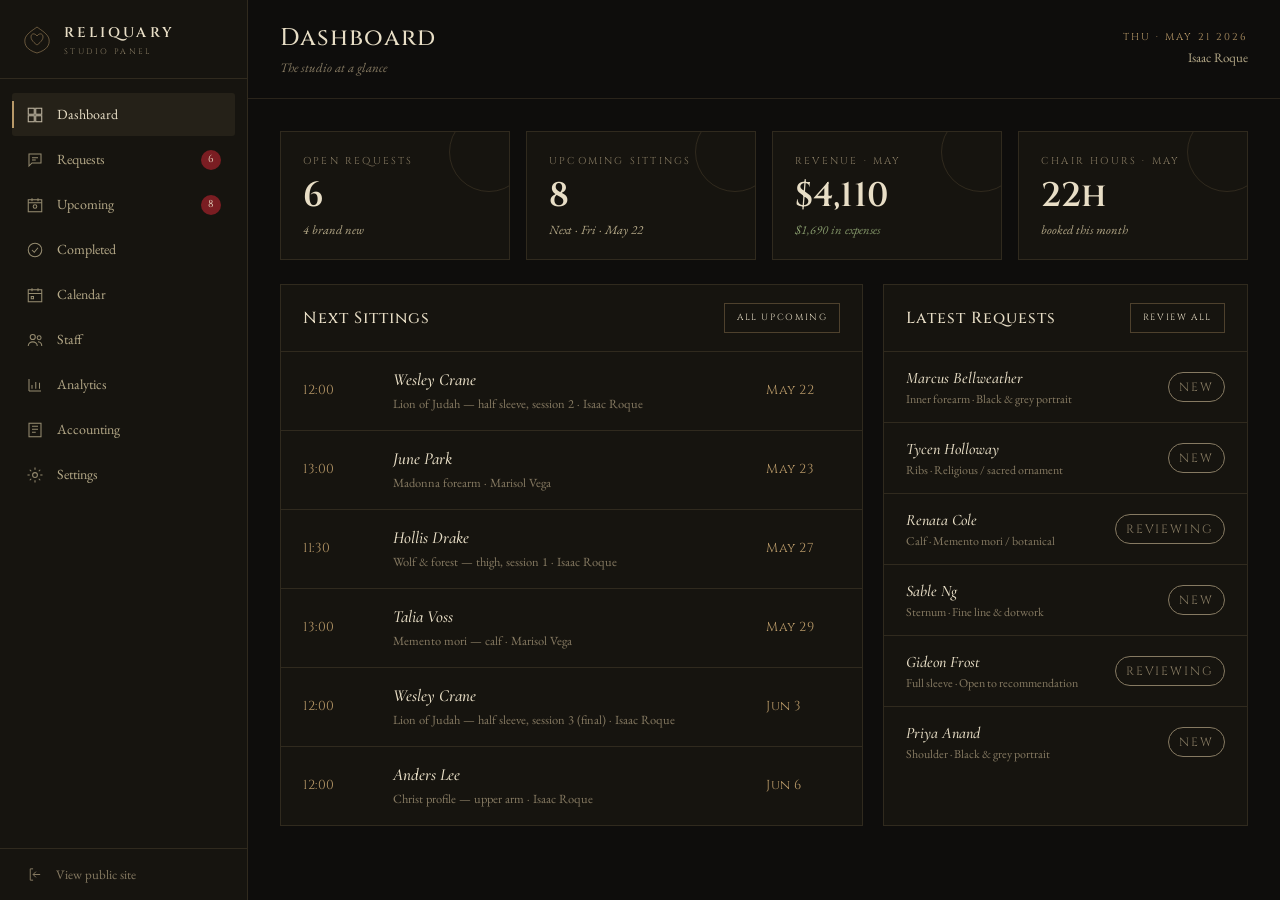
<file: admin/index.html>
<!doctype html>
<html lang="en">
<head>
<meta charset="utf-8" />
<meta name="viewport" content="width=device-width,initial-scale=1,viewport-fit=cover" />
<meta name="theme-color" content="#0E0D0C" />
<meta name="robots" content="noindex,nofollow" />
<title>Reliquary · Studio Panel</title>
<link rel="icon" href="../assets/svg/favicon.svg" type="image/svg+xml" />
<link rel="preconnect" href="https://fonts.googleapis.com" crossorigin />
<link rel="preconnect" href="https://fonts.gstatic.com" crossorigin />
<link href="https://fonts.googleapis.com/css2?family=Cinzel:wght@400;500;600;700&family=EB+Garamond:ital,wght@0,400;0,500;1,400&family=Cormorant+Garamond:ital,wght@0,400;0,500;1,400&display=swap" rel="stylesheet" />
<link rel="stylesheet" href="admin.css" />
</head>
<body>

<!-- =========================================================
     APP SHELL
========================================================= -->
<div class="app" id="app">

  <aside class="side" id="side">
    <a class="side__brand" href="../index.html">
      <svg viewBox="0 0 60 60" fill="none" stroke="currentColor" stroke-width="1">
        <path d="M30 4 C 38 10, 52 18, 54 28 C 56 40, 50 50, 30 56 C 10 50, 4 40, 6 28 C 8 18, 22 10, 30 4 Z" />
        <path d="M30 22 C 26 16, 18 16, 18 24 C 18 32, 30 40, 30 40 C 30 40, 42 32, 42 24 C 42 16, 34 16, 30 22 Z" />
      </svg>
      <span>RELIQUARY<small>STUDIO PANEL</small></span>
    </a>

    <nav class="side__nav" id="nav">
      <a href="#dashboard" data-view="dashboard">
        <svg viewBox="0 0 24 24" fill="none" stroke="currentColor" stroke-width="1.4"><rect x="3" y="3" width="8" height="8"/><rect x="13" y="3" width="8" height="8"/><rect x="3" y="13" width="8" height="8"/><rect x="13" y="13" width="8" height="8"/></svg>
        <span>Dashboard</span>
      </a>
      <a href="#requests" data-view="requests">
        <svg viewBox="0 0 24 24" fill="none" stroke="currentColor" stroke-width="1.4"><path d="M4 4h16v12H8l-4 4z"/><path d="M8 9h8M8 12h5"/></svg>
        <span>Requests</span><i class="side__count" id="cntRequests"></i>
      </a>
      <a href="#upcoming" data-view="upcoming">
        <svg viewBox="0 0 24 24" fill="none" stroke="currentColor" stroke-width="1.4"><rect x="3" y="5" width="18" height="16"/><path d="M3 9h18M8 3v4M16 3v4"/><circle cx="12" cy="14" r="2.4"/></svg>
        <span>Upcoming</span><i class="side__count" id="cntUpcoming"></i>
      </a>
      <a href="#completed" data-view="completed">
        <svg viewBox="0 0 24 24" fill="none" stroke="currentColor" stroke-width="1.4"><circle cx="12" cy="12" r="9"/><path d="M8 12l3 3 5-6"/></svg>
        <span>Completed</span>
      </a>
      <a href="#calendar" data-view="calendar">
        <svg viewBox="0 0 24 24" fill="none" stroke="currentColor" stroke-width="1.4"><rect x="3" y="5" width="18" height="16"/><path d="M3 10h18M8 3v4M16 3v4M7 14h3v3H7z"/></svg>
        <span>Calendar</span>
      </a>
      <a href="#staff" data-view="staff">
        <svg viewBox="0 0 24 24" fill="none" stroke="currentColor" stroke-width="1.4"><circle cx="9" cy="8" r="3.4"/><path d="M3 20c0-3.5 3-5.5 6-5.5s6 2 6 5.5"/><circle cx="17.5" cy="9" r="2.6"/><path d="M16 14.4c3 .3 5 2.3 5 5.6"/></svg>
        <span>Staff</span>
      </a>
      <a href="#analytics" data-view="analytics">
        <svg viewBox="0 0 24 24" fill="none" stroke="currentColor" stroke-width="1.4"><path d="M4 20V4M4 20h16"/><path d="M8 17v-5M13 17V8M18 17v-8"/></svg>
        <span>Analytics</span>
      </a>
      <a href="#accounting" data-view="accounting">
        <svg viewBox="0 0 24 24" fill="none" stroke="currentColor" stroke-width="1.4"><rect x="4" y="3" width="16" height="18"/><path d="M8 7h8M8 11h8M8 15h5"/></svg>
        <span>Accounting</span>
      </a>
      <a href="#settings" data-view="settings">
        <svg viewBox="0 0 24 24" fill="none" stroke="currentColor" stroke-width="1.4"><circle cx="12" cy="12" r="3.2"/><path d="M12 2v3M12 19v3M2 12h3M19 12h3M5 5l2 2M17 17l2 2M19 5l-2 2M7 17l-2 2"/></svg>
        <span>Settings</span>
      </a>
    </nav>

    <a class="side__out" href="../index.html">
      <svg viewBox="0 0 24 24" fill="none" stroke="currentColor" stroke-width="1.4"><path d="M10 4H6v16h4M14 8l-4 4 4 4M10 12h10"/></svg>
      <span>View public site</span>
    </a>
  </aside>

  <div class="main">
    <header class="top">
      <button class="top__menu" id="menuToggle" aria-label="Menu">
        <span></span><span></span><span></span>
      </button>
      <div class="top__titles">
        <h1 id="viewTitle">Dashboard</h1>
        <p id="viewSub">—</p>
      </div>
      <div class="top__meta">
        <span class="top__date" id="topDate">—</span>
        <span class="top__who">Isaac Roque</span>
      </div>
    </header>
    <main class="view" id="view"><!-- rendered by admin.js --></main>
  </div>

  <div class="scrim" id="scrim"></div>
</div>

<script src="admin.js" defer></script>
</body>
</html>
</file>
<file: css/style.css>
/* =========================================================
   RELIQUARY · stylesheet
   A tattoo parlour by Isaac Roque · Fort Wayne, Indiana
========================================================= */

:root{
  /* DEFAULT THEME = LIGHT — aged parchment with bronze/gold accents */

  /* dark-loader colors — always available (used by .loader regardless of theme) */
  --loader-bg:#0A0908;
  --loader-fg:#EDE6D5;
  --loader-accent:#B89968;

  /* light theme tokens (the brand) */
  --pitch:#EAE0C2;          /* parchment ground */
  --ink:#E1D5B2;            /* deeper page */
  --shadow:#D7C8A0;         /* elevated panels (cards) */
  --bone:#1B130A;           /* deep sepia ink — body text */
  --bone-warm:#33231A;      /* warm secondary text */
  --parchment:#F3EAD0;      /* highlight / hairline */
  --crimson:#7A1D22;        /* oxblood */
  --crimson-deep:#4B0F11;
  --brass:#9C7838;          /* warm bronze on light */
  --brass-deep:#6B501F;     /* deeper bronze for hover/contrast */
  --gold:#B8923D;           /* gilt accent */
  --ash:#6E5A3E;            /* muted secondary */

  /* semantic */
  --bg:var(--pitch);
  --bg-soft:var(--ink);
  --bg-elevated:var(--shadow);
  --fg:var(--bone);
  --fg-warm:var(--bone-warm);
  --fg-mute:var(--ash);
  --accent:var(--brass);
  --accent-deep:var(--brass-deep);
  --rule:rgba(156,120,56,.32);
  --rule-strong:rgba(156,120,56,.55);
  --line-faint:rgba(156,120,56,.22);
  --line-mute:rgba(27,19,10,.28);
  --invert-fg:var(--pitch);
  --grain-opacity:.10;
  --grain-mode:multiply;
  --hero-vignette:radial-gradient(800px 600px at 50% 30%, rgba(156,120,56,.18), transparent 60%), radial-gradient(900px 700px at 50% 100%, rgba(122,29,34,.10), transparent 70%);
  --bg-gradient:radial-gradient(1200px 800px at 50% -10%, #F3EAD0 0%, #E1D5B2 60%) no-repeat, var(--pitch);
  --image-filter:grayscale(.85) contrast(1.18) brightness(.92) sepia(.18);
  --image-filter-hover:grayscale(.7) contrast(1.22) brightness(.98) sepia(.12);
  --photo-filter:grayscale(.8) contrast(1.12) brightness(.92) sepia(.28);
  --frame-blend:multiply;

  /* type */
  --display:'Cinzel', serif;
  --display-italic:'Cormorant Garamond', serif;
  --serif:'EB Garamond', serif;
  --black:'UnifrakturCook', 'Cinzel', serif;

  /* sizing */
  --gut:clamp(20px, 4vw, 64px);
  --section:clamp(80px, 12vh, 160px);

  /* curves */
  --ease:cubic-bezier(.22,.61,.36,1);
  --ease-out:cubic-bezier(.16,1,.3,1);
  --ease-in:cubic-bezier(.7,0,.84,0);
}

/* =========================================================
   DARK THEME — opt-in via toggle, [data-theme="dark"] on <html>
========================================================= */
[data-theme="dark"]{
  --pitch:#0A0908;
  --ink:#141210;
  --shadow:#1F1B17;
  --bone:#EDE6D5;
  --bone-warm:#E5DBC4;
  --parchment:#D9CDB1;
  --brass:#B89968;
  --brass-deep:#8C7044;
  --gold:#C8A65A;
  --ash:#6B6157;

  --bg:var(--pitch);
  --bg-soft:var(--ink);
  --bg-elevated:var(--shadow);
  --fg:var(--bone);
  --fg-warm:var(--bone-warm);
  --fg-mute:var(--ash);
  --accent:var(--brass);
  --accent-deep:var(--brass-deep);
  --rule:rgba(184,153,104,.18);
  --rule-strong:rgba(184,153,104,.4);
  --line-faint:rgba(184,153,104,.16);
  --line-mute:rgba(237,230,213,.3);
  --invert-fg:var(--pitch);
  --grain-opacity:.06;
  --grain-mode:overlay;
  --hero-vignette:radial-gradient(800px 600px at 50% 30%, rgba(184,153,104,.08), transparent 60%), radial-gradient(900px 700px at 50% 100%, rgba(122,29,34,.10), transparent 70%);
  --bg-gradient:radial-gradient(1200px 800px at 50% -10%, #1A1612 0%, #0A0908 60%) no-repeat, var(--pitch);
  --image-filter:grayscale(1) contrast(1.05) brightness(.92);
  --image-filter-hover:grayscale(.9) contrast(1.1) brightness(1);
  --photo-filter:grayscale(1) contrast(1.05) brightness(.86) sepia(.18);
  --frame-blend:normal;
}

/* =========================================================
   DEPTH FIELD — fixed parallax canvas of background tattoos
========================================================= */
.depth{
  position:fixed;
  inset:0;
  pointer-events:none;
  z-index:-1;
  overflow:visible;
  perspective:1200px;
  transform-style:preserve-3d;
}
.depth__art{
  position:absolute;
  left:var(--x);
  top:var(--y);
  width:var(--w);
  height:auto;
  transform:translate3d(-50%, var(--py,0), 0) rotate(var(--r,0deg)) scale(var(--s,1));
  transform-origin:50% 50%;
  will-change:transform, opacity;
  mix-blend-mode:multiply;
  opacity:0;
  transition:opacity 1.2s var(--ease-out);
}
body.is-ready .depth__art{opacity:.18}
body.is-ready .depth__art.is-far{opacity:.13}
body.is-ready .depth__art.is-midfar{opacity:.16}
body.is-ready .depth__art.is-mid{opacity:.20}
body.is-ready .depth__art.is-midnear{opacity:.22}
body.is-ready .depth__art.is-near{opacity:.28}

/* tints — work via stroke color (currentColor) */
.depth__art[data-tint="sepia"]{color:#5C401E}
.depth__art[data-tint="bronze"]{color:#8C6B2E}
.depth__art[data-tint="gold"]{color:#A6802C}
.depth__art[data-tint="crimson"]{color:#7A1D22}
.depth__art[data-tint="blood"]{color:#5C0F12}      /* deeper, denser oxblood */
.depth__art[data-tint="charcoal"]{color:#1F1408}
.depth__art[data-tint="ash"]{color:#3E2D17}

/* red-dominant pieces get a touch more presence */
.depth__art.is-red{filter:drop-shadow(0 1px 0 rgba(122,29,34,.18))}
body.is-ready .depth__art.is-red{opacity:.28}
body.is-ready .depth__art.is-far.is-red{opacity:.22}
body.is-ready .depth__art.is-midfar.is-red{opacity:.26}
body.is-ready .depth__art.is-mid.is-red{opacity:.30}
body.is-ready .depth__art.is-midnear.is-red{opacity:.34}
body.is-ready .depth__art.is-near.is-red{opacity:.42}

/* Isaac's actual stencils — black PNGs on transparent bg, mix into the parchment */
.depth__art.is-stencil{
  mix-blend-mode:multiply;
  filter:contrast(1.15);
}
body.is-ready .depth__art.is-stencil{opacity:.34}
body.is-ready .depth__art.is-stencil.is-far{opacity:.22}
body.is-ready .depth__art.is-stencil.is-midfar{opacity:.28}
body.is-ready .depth__art.is-stencil.is-mid{opacity:.36}
body.is-ready .depth__art.is-stencil.is-midnear{opacity:.40}
body.is-ready .depth__art.is-stencil.is-near{opacity:.46}

/* dark theme — invert stencils so the linework reads white on velvet */
[data-theme="dark"] .depth__art.is-stencil{
  mix-blend-mode:screen;
  filter:invert(1) contrast(1.15) brightness(.9);
}
[data-theme="dark"] body.is-ready .depth__art.is-stencil{opacity:.22}
[data-theme="dark"] body.is-ready .depth__art.is-stencil.is-mid{opacity:.26}
[data-theme="dark"] body.is-ready .depth__art.is-stencil.is-near{opacity:.34}

/* On smaller screens shrink stencils proportionally and prevent overflow */
@media (max-width:980px){
  .depth__art.is-stencil{
    width:calc(var(--w) * 0.65) !important;
    max-width:88vw;
  }
}
@media (max-width:600px){
  .depth__art.is-stencil{
    width:calc(var(--w) * 0.5) !important;
    max-width:78vw;
  }
  body.is-ready .depth__art.is-stencil{opacity:.32}
  body.is-ready .depth__art.is-stencil.is-near{opacity:.40}
}
@media (max-width:420px){
  .depth__art.is-stencil{
    width:calc(var(--w) * 0.42) !important;
    max-width:72vw;
  }
}

/* dark theme — shift to glowing inks on velvet */
[data-theme="dark"] .depth__art{mix-blend-mode:screen}
[data-theme="dark"] body.is-ready .depth__art{opacity:.10}
[data-theme="dark"] body.is-ready .depth__art.is-far{opacity:.06}
[data-theme="dark"] body.is-ready .depth__art.is-midfar{opacity:.08}
[data-theme="dark"] body.is-ready .depth__art.is-mid{opacity:.10}
[data-theme="dark"] body.is-ready .depth__art.is-midnear{opacity:.13}
[data-theme="dark"] body.is-ready .depth__art.is-near{opacity:.16}
[data-theme="dark"] body.is-ready .depth__art.is-red{opacity:.18}
[data-theme="dark"] body.is-ready .depth__art.is-near.is-red{opacity:.28}
[data-theme="dark"] .depth__art[data-tint="sepia"]{color:#A88962}
[data-theme="dark"] .depth__art[data-tint="bronze"]{color:#C9A96B}
[data-theme="dark"] .depth__art[data-tint="gold"]{color:#D9B968}
[data-theme="dark"] .depth__art[data-tint="crimson"]{color:#C04848}
[data-theme="dark"] .depth__art[data-tint="blood"]{color:#9C2828}
[data-theme="dark"] .depth__art[data-tint="charcoal"]{color:#5A4830}
[data-theme="dark"] .depth__art[data-tint="ash"]{color:#7A6850}
[data-theme="dark"] .depth__art.is-red{filter:drop-shadow(0 0 6px rgba(192,72,72,.3))}

/* slow drift / breathing — independent of scroll */
@keyframes depthDrift{
  0%,100%{transform:translate3d(-50%, var(--py,0), 0) rotate(var(--r,0deg)) scale(var(--s,1))}
  50%{transform:translate3d(-50%, calc(var(--py,0px) - 6px), 0) rotate(calc(var(--r,0deg) + 1deg)) scale(calc(var(--s,1) * 1.015))}
}
.depth__art.is-far{animation:depthDrift 14s ease-in-out infinite}
.depth__art.is-midfar{animation:depthDrift 11s ease-in-out infinite}
.depth__art.is-mid{animation:depthDrift 9s ease-in-out infinite}
.depth__art.is-midnear{animation:depthDrift 8s ease-in-out infinite}
.depth__art.is-near{animation:depthDrift 7s ease-in-out infinite}

/* MOBILE depth field — stencils stay (they're the wall), small SVG ornaments hide to reduce noise.
   Big SVG far-layer pieces (cathedral arch, anatomy skull, compass) keep atmospheric backdrop. */
@media (max-width:780px){
  /* hide small SVG decorative ornaments (anything under 280px wide) */
  .depth__art:not(.is-stencil){opacity:.08}
  /* keep the big atmospheric far-layer SVGs visible at low opacity */
  .depth__art:not(.is-stencil).is-far{opacity:.14}
}
@media (max-width:600px){
  /* on small phones, drop the small/medium SVG ornaments entirely — only big far-layer + stencils */
  .depth__art:not(.is-stencil):not(.is-far){display:none}
  .depth__art:not(.is-stencil).is-far{opacity:.10;width:calc(var(--w) * 0.7) !important;max-width:90vw}
}

@media (prefers-reduced-motion:reduce){
  .depth__art{animation:none !important}
}

/* =========================================================
   reset & base
========================================================= */
*,*::before,*::after{box-sizing:border-box;margin:0;padding:0}
html{
  scroll-behavior:smooth;
  background:var(--bg-gradient);
  background-attachment:fixed;
  color:var(--fg);
  transition:background .8s var(--ease),color .8s var(--ease);
  overflow-x:hidden;       /* belt+suspenders w/ body, prevents iOS rubber-band horizontal */
  width:100%;
}
body{
  font-family:var(--serif);
  font-size:18px;
  line-height:1.55;
  color:var(--fg);
  background:transparent;  /* depth field shows through */
  overflow-x:hidden;
  width:100%;
  max-width:100vw;
  font-feature-settings:"liga","dlig","ss01";
  text-rendering:optimizeLegibility;
  -webkit-font-smoothing:antialiased;
  cursor:none;
  transition:color .8s var(--ease);
  position:relative;       /* establish stacking context for content */
  z-index:0;
}
/* main content sits above .depth (z-index:-1) */
.nav,main,.foot,.cursor,.grain,.loader{position:relative;z-index:1}
.cursor{z-index:1000}.grain{z-index:900}.loader{z-index:1100}
body.is-loading{overflow:hidden;height:100vh}

img,svg{display:block;max-width:100%}
img{height:auto}
a{color:inherit;text-decoration:none;cursor:none}
button,input,select,textarea{font:inherit;color:inherit;background:none;border:0;outline:0;cursor:none}
button{cursor:none}
ul,ol{list-style:none}
::selection{background:var(--crimson);color:var(--bone)}

/* parchment scrollbar */
html{scrollbar-color:var(--brass-deep) var(--pitch);scrollbar-width:thin}

/* =========================================================
   typography
========================================================= */
h1,h2,h3,h4{font-family:var(--display);font-weight:500;letter-spacing:.04em;line-height:1.05}
h2 em,h3 em{font-family:var(--display-italic);font-style:italic;font-weight:400;letter-spacing:0;color:var(--brass)}

.kicker{
  font-family:var(--display);
  font-size:11px;
  letter-spacing:.42em;
  text-transform:uppercase;
  color:var(--brass);
  display:inline-block;
  position:relative;
  padding-left:28px;
}
.kicker::before{
  content:"";
  position:absolute;
  left:0;top:50%;
  width:18px;height:1px;
  background:var(--brass);
  transform-origin:left;
}

.muted{color:var(--ash);font-style:italic}

/* =========================================================
   custom cursor
========================================================= */
.cursor{
  position:fixed;
  inset:0;
  pointer-events:none;
  z-index:1000;
  mix-blend-mode:difference;
}
.cursor__dot,.cursor__ring{
  position:absolute;
  top:0;left:0;
  border-radius:50%;
  transform:translate(-50%,-50%);
  pointer-events:none;
  will-change:transform;
}
.cursor__dot{
  width:6px;height:6px;
  background:var(--bone);
  transition:width .25s var(--ease),height .25s var(--ease),background .25s var(--ease);
}
.cursor__ring{
  width:36px;height:36px;
  border:1px solid rgba(237,230,213,.6);
  transition:width .35s var(--ease),height .35s var(--ease),border-color .35s var(--ease),background .35s var(--ease);
}
.cursor.is-link .cursor__dot{width:0;height:0}
.cursor.is-link .cursor__ring{width:64px;height:64px;border-color:var(--brass);background:rgba(184,153,104,.1)}
.cursor.is-down .cursor__ring{width:24px;height:24px}

@media (hover:none),(pointer:coarse){
  body,a,button,input,select,textarea{cursor:auto}
  .cursor{display:none}
}

/* =========================================================
   grain overlay
========================================================= */
.grain{
  position:fixed;
  inset:0;
  pointer-events:none;
  z-index:900;
  opacity:var(--grain-opacity);
  mix-blend-mode:var(--grain-mode);
  background-image:url("data:image/svg+xml;utf8,<svg xmlns='http://www.w3.org/2000/svg' width='140' height='140'><filter id='n'><feTurbulence type='fractalNoise' baseFrequency='1.6' numOctaves='2' stitchTiles='stitch'/></filter><rect width='100%25' height='100%25' filter='url(%23n)' opacity='1'/></svg>");
}

/* =========================================================
   loader
========================================================= */
.loader{
  position:fixed;
  inset:0;
  z-index:1100;
  background:var(--pitch);
  display:grid;
  place-items:center;
  color:var(--bone);
  transition:opacity .8s var(--ease) .2s, visibility 0s .9s;
}
body:not(.is-loading) .loader{opacity:0;visibility:hidden;pointer-events:none}
.loader__inner{text-align:center;padding:0 24px}
.loader__mark{
  width:120px;height:auto;margin:0 auto 28px;color:var(--brass);
}
.loader__mark path,.loader__mark line{
  stroke-dasharray:600;stroke-dashoffset:600;
  animation:draw 1.6s var(--ease-out) forwards;
}
.loader__mark path:nth-child(2){animation-delay:.05s}
.loader__heart{animation-delay:.2s !important}
.loader__thorns{animation-delay:.45s !important}
.loader__flame{animation-delay:.55s !important}
.loader__rays line{animation-delay:.65s !important}

.loader__word{
  font-family:var(--display);
  font-weight:700;
  letter-spacing:.5em;
  font-size:clamp(20px,3vw,30px);
  display:flex;justify-content:center;
  padding-left:.5em;
}
.loader__word span{
  display:inline-block;
  opacity:0;
  transform:translateY(20px);
  animation:rise .6s var(--ease-out) forwards;
}
.loader__word span:nth-child(1){animation-delay:.7s}
.loader__word span:nth-child(2){animation-delay:.78s}
.loader__word span:nth-child(3){animation-delay:.86s}
.loader__word span:nth-child(4){animation-delay:.94s}
.loader__word span:nth-child(5){animation-delay:1.02s}
.loader__word span:nth-child(6){animation-delay:1.10s}
.loader__word span:nth-child(7){animation-delay:1.18s}
.loader__word span:nth-child(8){animation-delay:1.26s}
.loader__word span:nth-child(9){animation-delay:1.34s}

.loader__sub{
  font-family:var(--display);
  font-size:10px;letter-spacing:.6em;
  margin-top:14px;color:var(--ash);
  opacity:0;animation:fade 1s var(--ease-out) 1.5s forwards;
}

@keyframes draw{to{stroke-dashoffset:0}}
@keyframes rise{to{opacity:1;transform:translateY(0)}}
@keyframes fade{to{opacity:1}}

/* =========================================================
   nav
========================================================= */
.nav{
  position:fixed;
  top:0;left:0;right:0;
  z-index:90;
  display:grid;
  grid-template-columns:auto 1fr auto auto;
  align-items:center;
  gap:24px;
  padding:18px var(--gut);
  transition:background .4s var(--ease),backdrop-filter .4s var(--ease),padding .4s var(--ease),border-color .4s var(--ease);
  border-bottom:1px solid transparent;
}
.nav.is-stuck{
  background:rgba(10,9,8,.78);
  backdrop-filter:blur(14px) saturate(120%);
  -webkit-backdrop-filter:blur(14px) saturate(120%);
  padding:12px var(--gut);
  border-bottom-color:rgba(184,153,104,.18);
}
.nav__brand{display:flex;align-items:center;gap:12px;color:var(--bone)}
.nav__sigil{width:28px;height:28px;color:var(--brass)}
.nav__wordmark{
  font-family:var(--display);
  font-weight:600;
  letter-spacing:.3em;
  font-size:14px;
}
.nav__links{
  display:flex;justify-content:center;gap:36px;
  font-family:var(--display);
  font-size:11px;letter-spacing:.32em;
  text-transform:uppercase;
}
.nav__links a{position:relative;padding:8px 2px;color:var(--bone);opacity:.78;transition:opacity .25s var(--ease)}
.nav__links a:hover{opacity:1}
.nav__links a::after{
  content:"";position:absolute;left:0;right:0;bottom:0;height:1px;background:var(--brass);
  transform:scaleX(0);transform-origin:right;transition:transform .35s var(--ease);
}
.nav__links a:hover::after{transform:scaleX(1);transform-origin:left}

.nav__cta{
  display:inline-flex;align-items:center;gap:10px;
  padding:11px 18px;
  border:1px solid rgba(237,230,213,.3);
  font-family:var(--display);font-size:10px;letter-spacing:.36em;text-transform:uppercase;
  border-radius:999px;
  transition:background .3s var(--ease),border-color .3s var(--ease),color .3s var(--ease);
}
.nav__cta:hover{background:var(--bone);color:var(--pitch);border-color:var(--bone)}
.nav__cta svg{transition:transform .3s var(--ease)}
.nav__cta:hover svg{transform:translateX(3px)}

.nav__menu{
  display:none;
  width:36px;height:36px;
  flex-direction:column;justify-content:center;align-items:center;gap:5px;
}
.nav__menu span{display:block;width:22px;height:1px;background:var(--bone)}

@media (max-width:900px){
  .nav{grid-template-columns:auto 1fr auto;gap:12px}
  .nav__links{
    position:fixed;inset:64px 0 0 0;
    background:rgba(10,9,8,.96);backdrop-filter:blur(20px);
    flex-direction:column;align-items:center;justify-content:center;
    gap:32px;
    transform:translateY(-110%);transition:transform .5s var(--ease);
    font-size:14px;
  }
  body.menu-open .nav__links{transform:translateY(0)}
  .nav__cta{display:none}
  .nav__menu{display:flex}
}

/* =========================================================
   buttons / utilities
========================================================= */
.btn{
  position:relative;
  display:inline-flex;align-items:center;gap:14px;
  padding:18px 28px;
  font-family:var(--display);font-size:11px;letter-spacing:.4em;text-transform:uppercase;
  border-radius:999px;
  transition:transform .3s var(--ease),background .35s var(--ease),color .35s var(--ease),border-color .35s var(--ease);
  overflow:hidden;
}
.btn--primary{background:var(--bone);color:var(--pitch)}
.btn--primary:hover{background:var(--brass);color:var(--pitch);transform:translateY(-2px)}
.btn--ghost{border:1px solid rgba(237,230,213,.4);color:var(--bone)}
.btn--ghost:hover{border-color:var(--bone);background:rgba(237,230,213,.08);transform:translateY(-2px)}
.btn--block{width:100%;justify-content:center;padding:20px;font-size:12px}
.btn__arrow{display:inline-block;transition:transform .3s var(--ease)}
.btn:hover .btn__arrow{transform:translateX(4px)}

.link-arrow{
  display:inline-flex;align-items:center;gap:10px;
  font-family:var(--display);font-size:11px;letter-spacing:.32em;text-transform:uppercase;
  border-bottom:1px solid rgba(184,153,104,.4);
  padding-bottom:6px;color:var(--brass);
  transition:color .3s var(--ease),border-color .3s var(--ease);
}
.link-arrow:hover{color:var(--bone);border-color:var(--bone)}
.link-arrow svg{transition:transform .3s var(--ease)}
.link-arrow:hover svg{transform:translate(3px,-3px)}

/* =========================================================
   section heads
========================================================= */
.section-head{
  display:grid;
  grid-template-columns:auto 1fr;
  gap:32px;
  padding:0 var(--gut);
  margin-bottom:64px;
}
.section-head__num{
  font-family:var(--display);
  font-weight:600;
  font-size:clamp(48px,8vw,140px);
  line-height:1;
  color:var(--crimson);
  letter-spacing:0;
  align-self:start;
  position:relative;
  padding:0 0 0 0;
  display:inline-block;
  text-shadow:
    0 1px 0 rgba(122,29,34,.18),
    -1px 0 0 rgba(255,240,220,.2);
}
/* illuminated frame around the number */
.section-head__num::before{
  content:"";
  position:absolute;
  inset:-12px -22px -8px -22px;
  border:1px solid var(--crimson);
  border-radius:2px;
  opacity:.32;
  pointer-events:none;
}
.section-head__num::after{
  content:"";
  position:absolute;
  top:50%;left:-30px;
  transform:translateY(-50%) rotate(45deg);
  width:6px;height:6px;
  background:var(--crimson);
}
@media (max-width:680px){
  .section-head__num::after{display:none}
  .section-head__num::before{inset:-8px -14px -4px -14px}
}
[data-theme="dark"] .section-head__num{
  color:#C04848;
  text-shadow:0 0 14px rgba(192,72,72,.25);
}
[data-theme="dark"] .section-head__num::before{border-color:#C04848;opacity:.42}
[data-theme="dark"] .section-head__num::after{background:#C04848}
.section-head__title h2{font-size:clamp(40px,8vw,108px);line-height:.95}
.section-head__title .kicker{margin-bottom:14px}

@media (max-width:680px){
  .section-head{grid-template-columns:1fr;gap:14px}
}

/* =========================================================
   HERO
========================================================= */
.hero{
  position:relative;
  min-height:100vh;
  padding:140px var(--gut) 80px;
  display:grid;
  place-items:center;
  isolation:isolate;
  overflow:hidden;
}

.hero::before{
  /* atmospheric vignette */
  content:"";
  position:absolute;
  inset:0;
  background:
    radial-gradient(800px 600px at 50% 30%, rgba(184,153,104,.08), transparent 60%),
    radial-gradient(900px 700px at 50% 100%, rgba(122,29,34,.10), transparent 70%);
  pointer-events:none;
  z-index:-2;
}

.hero__sky{
  position:absolute;inset:0;color:var(--brass);opacity:.5;pointer-events:none;z-index:-1;
}
.orn{position:absolute;will-change:transform}
.orn--1{top:14%;left:8%;width:120px;animation:spin 60s linear infinite}
.orn--2{top:28%;right:8%;width:80px;animation:spin 40s linear infinite reverse}
.orn--3{bottom:14%;left:18%;width:90px;animation:bob 8s ease-in-out infinite}

@keyframes spin{to{transform:rotate(360deg)}}
@keyframes bob{50%{transform:translateY(-12px) rotate(8deg)}}

.hero__altar{
  position:absolute;
  top:50%;left:50%;
  transform:translate(-50%,-50%);
  width:min(720px,95vw);
  height:auto;
  z-index:-1;
  color:var(--brass);
  opacity:.34;
  pointer-events:none;
  transition:opacity .8s var(--ease);
}
.altar{width:100%;height:auto;color:var(--brass);overflow:visible}

/* line draw on load — uses .draw to start animation */
.altar path,.altar line,.altar circle,.altar ellipse{
  stroke-dasharray:1500;
  stroke-dashoffset:1500;
}
body.is-ready .altar path,
body.is-ready .altar line,
body.is-ready .altar circle,
body.is-ready .altar ellipse{
  animation:altarDraw 4.5s var(--ease-out) forwards;
}
body.is-ready .altar__rays line{animation-delay:.6s}
body.is-ready .altar__heart path{animation-delay:1s}
body.is-ready .altar__face *{animation-delay:1.4s}
body.is-ready .altar__cross *{animation-delay:1.8s}

@keyframes altarDraw{to{stroke-dashoffset:0}}

.altar__heart{transform-origin:360px 720px;animation:heartbeat 4s ease-in-out 4.6s infinite}
@keyframes heartbeat{
  0%,100%{transform:scale(1)}
  6%{transform:scale(1.02)}
  12%{transform:scale(1)}
  18%{transform:scale(1.025)}
  24%{transform:scale(1)}
}

.hero__content{
  position:relative;
  z-index:2;
  text-align:center;
  max-width:920px;
  width:100%;
}

.hero__eyebrow{
  display:flex;justify-content:center;flex-wrap:wrap;gap:14px;
  font-family:var(--display);font-size:10px;letter-spacing:.45em;
  color:var(--brass);
  margin-bottom:36px;
  opacity:0;animation:fade 1s var(--ease-out) .9s forwards;
}
.hero__bullet{color:var(--brass);opacity:.55}

.hero__title{
  font-family:var(--display);font-weight:700;
  font-size:clamp(60px, 14vw, 220px);
  letter-spacing:.04em;
  line-height:.9;
  color:var(--bone);
  margin-bottom:36px;
  text-shadow:0 4px 40px rgba(0,0,0,.5);
}
.hero__title-line{display:flex;justify-content:center;gap:.04em}
.reveal-letter{
  display:inline-block;
  opacity:0;
  transform:translateY(60px) rotateX(-40deg);
  animation:revealLetter .9s var(--ease-out) forwards;
  transform-origin:50% 100%;
}
.reveal-letter:nth-child(1){animation-delay:1.0s}
.reveal-letter:nth-child(2){animation-delay:1.06s}
.reveal-letter:nth-child(3){animation-delay:1.12s}
.reveal-letter:nth-child(4){animation-delay:1.18s}
.reveal-letter:nth-child(5){animation-delay:1.24s}
.reveal-letter:nth-child(6){animation-delay:1.30s}
.reveal-letter:nth-child(7){animation-delay:1.36s}
.reveal-letter:nth-child(8){animation-delay:1.42s}
.reveal-letter:nth-child(9){animation-delay:1.48s}

@keyframes revealLetter{to{opacity:1;transform:translateY(0) rotateX(0)}}

.hero__sub{
  font-family:var(--display-italic);
  font-style:italic;
  font-size:clamp(18px,2.4vw,28px);
  line-height:1.5;
  color:var(--bone-warm);
  margin-bottom:48px;
  opacity:0;animation:fade 1.4s var(--ease-out) 2.1s forwards;
}
.hero__sub em{color:var(--brass);font-style:italic}
.hero__amp{font-family:var(--display-italic);font-size:1.4em;color:var(--brass);font-weight:400;padding:0 6px}

.hero__cta-row{
  display:flex;gap:14px;justify-content:center;flex-wrap:wrap;
  margin-bottom:60px;
  opacity:0;animation:fade 1s var(--ease-out) 2.4s forwards;
}

.hero__scroll{
  display:inline-flex;flex-direction:column;align-items:center;gap:10px;
  font-family:var(--display);font-size:9px;letter-spacing:.55em;
  color:var(--brass);opacity:0;
  animation:fade 1s var(--ease-out) 2.7s forwards;
}
.hero__scroll svg{width:16px;animation:scrollNudge 2s ease-in-out infinite}
@keyframes scrollNudge{50%{transform:translateY(8px)}}

@media (max-width:680px){
  .hero__altar{opacity:.18}
  .orn--1,.orn--2,.orn--3{display:none}
}

/* =========================================================
   MARQUEE
========================================================= */
.marquee{
  border-top:1px solid rgba(184,153,104,.2);
  border-bottom:1px solid rgba(184,153,104,.2);
  overflow:hidden;
  padding:22px 0;
  background:rgba(20,18,16,.4);
}
.marquee__track{
  display:flex;gap:48px;align-items:center;
  white-space:nowrap;
  font-family:var(--display);
  font-size:14px;letter-spacing:.45em;
  color:var(--brass);
  animation:slide 50s linear infinite;
  width:max-content;
}
.marquee__track span{display:inline-block}
@keyframes slide{
  to{transform:translateX(-50%)}
}

/* =========================================================
   EDITORIAL INTERLUDE
========================================================= */
.interlude{
  position:relative;
  display:grid;
  grid-template-columns:1fr 1fr;
  gap:0;
  background:var(--ink);
  border-bottom:1px solid rgba(184,153,104,.18);
  min-height:60vh;
  max-height:78vh;
}
.interlude__media{aspect-ratio:auto;height:100%;max-height:78vh}
.interlude__media{
  position:relative;
  overflow:hidden;
  background:#000;
}
.interlude__media img{
  width:100%;height:100%;object-fit:cover;
  filter:grayscale(.95) contrast(1.05) brightness(.86);
  transition:transform 8s ease-out;
}
.interlude:hover .interlude__media img{transform:scale(1.04)}
.interlude__caption{
  position:absolute;left:32px;bottom:28px;
  display:flex;flex-direction:column;gap:4px;
  font-family:var(--display);font-size:11px;letter-spacing:.32em;
  color:var(--bone);text-transform:uppercase;
  background:rgba(10,9,8,.6);
  padding:14px 18px;
  border:1px solid rgba(184,153,104,.3);
  backdrop-filter:blur(8px);
}
.interlude__caption .kicker{padding-left:0;color:var(--brass)}
.interlude__caption .kicker::before{display:none}
.interlude__caption span:last-child{color:var(--bone-warm);font-style:italic;letter-spacing:.06em;font-family:var(--display-italic);font-size:13px}

.interlude__pull{
  display:flex;flex-direction:column;justify-content:center;
  padding:80px var(--gut);
  font-family:var(--display-italic);font-style:italic;
  font-size:clamp(28px,3.5vw,52px);
  line-height:1.25;
  color:var(--bone);
  position:relative;
}
.interlude__open{
  font-size:1.6em;color:var(--brass);
  font-family:var(--display);font-style:normal;
  display:block;line-height:.5;margin-bottom:8px;
}
.interlude__sig{
  display:block;
  margin-top:24px;
  font-family:var(--display);font-style:normal;
  font-size:11px;letter-spacing:.42em;
  color:var(--brass);text-transform:uppercase;
}

@media (max-width:880px){
  .interlude{grid-template-columns:1fr}
  .interlude__media{aspect-ratio:3/4;min-height:70vh}
  .interlude__pull{padding:48px var(--gut) 64px}
}

/* =========================================================
   MANIFESTO
========================================================= */
.manifesto{
  position:relative;
  padding:var(--section) 0;
}
.manifesto__rule{
  position:absolute;left:50%;top:0;
  width:1px;height:60px;background:linear-gradient(var(--brass),transparent);
}
.manifesto__body{padding:0 var(--gut);max-width:1280px;margin:0 auto}

.manifesto__lead{
  font-family:var(--display-italic);
  font-style:italic;
  font-size:clamp(22px,3vw,38px);
  line-height:1.4;
  max-width:780px;
  margin-bottom:80px;
  color:var(--bone-warm);
}
.manifesto__lead strong{color:var(--brass);font-style:normal;font-family:var(--serif);font-weight:500;letter-spacing:.04em}

.manifesto__grid{
  display:grid;
  grid-template-columns:repeat(auto-fit,minmax(240px,1fr));
  gap:1px;
  background:rgba(184,153,104,.16);
  border:1px solid rgba(184,153,104,.16);
}

.creed{
  background:var(--pitch);
  padding:48px 32px;
  display:flex;flex-direction:column;
  gap:18px;
  transition:background .4s var(--ease);
}
.creed:hover{background:var(--shadow)}
.creed svg{
  width:56px;height:56px;color:var(--brass);
  transition:transform .6s var(--ease);
}
.creed:hover svg{transform:rotate(45deg)}
.creed h3{
  font-size:22px;
  font-family:var(--display);
  letter-spacing:.06em;
  color:var(--bone);
}
.creed p{color:var(--bone-warm);opacity:.84;font-size:16px;line-height:1.6}

/* =========================================================
   ARTIST
========================================================= */
.artist{padding:var(--section) 0;position:relative}

.artist__layout{
  display:grid;
  grid-template-columns:minmax(280px,440px) 1fr;
  gap:80px;
  padding:0 var(--gut);
  max-width:1320px;margin:0 auto;
  align-items:start;
}

.artist__plate{
  position:sticky;top:120px;
}
.artist__frame{
  position:relative;
  aspect-ratio:4/5.2;
  background:var(--shadow);
  display:grid;place-items:center;
  overflow:hidden;
}
.frame{
  position:absolute;inset:0;color:var(--brass);
  z-index:2;pointer-events:none;
  width:100%;height:100%;
}
.artist__photo{
  width:calc(100% - 36px);height:calc(100% - 36px);
  object-fit:cover;
  filter:grayscale(1) contrast(1.05) brightness(.86) sepia(.18);
  transition:filter .6s var(--ease),transform .8s var(--ease);
}
.artist__plate:hover .artist__photo{transform:scale(1.04)}

.artist__caption{
  display:flex;justify-content:space-between;align-items:center;
  margin-top:16px;
  font-family:var(--display);font-size:11px;letter-spacing:.32em;
  color:var(--brass);
}
.artist__caption .kicker{padding-left:0}
.artist__caption .kicker::before{display:none}

.artist__copy{padding-top:8px}
.artist__lede{
  font-family:var(--display-italic);
  font-style:italic;
  font-size:clamp(20px,2.4vw,30px);
  line-height:1.45;
  color:var(--bone);
  margin-bottom:28px;
}
.artist__copy p{color:var(--bone-warm);font-size:17px;line-height:1.7;max-width:600px;margin-bottom:24px}

.artist__facts{
  display:grid;grid-template-columns:repeat(3,1fr);gap:24px;
  margin:48px 0;
  padding:36px 0;
  border-top:1px solid rgba(184,153,104,.2);
  border-bottom:1px solid rgba(184,153,104,.2);
}
.fact__num{
  display:block;
  font-family:var(--display);font-weight:500;
  font-size:clamp(36px,5vw,72px);line-height:1;
  color:var(--brass);
  margin-bottom:6px;
}
.fact__label{font-size:13px;color:var(--ash);line-height:1.4;display:block}

@media (max-width:880px){
  .artist__layout{grid-template-columns:1fr;gap:48px}
  .artist__plate{position:static;max-width:480px}
  .artist__facts{grid-template-columns:1fr;gap:16px}
}

/* =========================================================
   WORKS / RELIQUARY GALLERY
========================================================= */
.works{padding:var(--section) 0;position:relative}
.works__intro{
  padding:0 var(--gut);
  max-width:760px;
  margin-bottom:64px;
  font-family:var(--display-italic);font-style:italic;
  font-size:clamp(18px,2vw,24px);
  color:var(--bone-warm);
}

.works__grid{
  display:grid;
  grid-template-columns:repeat(12,1fr);
  gap:14px;
  padding:0 var(--gut);
  max-width:1480px;margin:0 auto;
}

.relic{
  position:relative;
  background:var(--shadow);
  overflow:hidden;
  cursor:none;
  transition:transform .8s var(--ease);
  border:1px solid transparent;
  max-height:78vh;
}
.relic:hover{transform:translateY(-4px);border-color:rgba(184,153,104,.35)}
.relic__media{
  position:relative;
  width:100%;
  overflow:hidden;
}
.relic__media img{
  width:100%;height:100%;object-fit:cover;
  filter:grayscale(1) contrast(1.05) brightness(.92);
  transition:transform 1.2s var(--ease),filter .6s var(--ease);
}
.relic:hover .relic__media img{
  transform:scale(1.05);
  filter:grayscale(.9) contrast(1.1) brightness(1);
}

.relic__frame{
  position:absolute;inset:8px;pointer-events:none;
  border:1px solid rgba(184,153,104,.0);
  transition:border-color .5s var(--ease);
}
.relic:hover .relic__frame{border-color:rgba(184,153,104,.45)}
.relic__frame::before,.relic__frame::after{
  content:"";position:absolute;
  width:18px;height:18px;
  border:1px solid var(--brass);
  opacity:0;transition:opacity .5s var(--ease) .1s;
}
.relic__frame::before{top:-1px;left:-1px;border-right:0;border-bottom:0}
.relic__frame::after{bottom:-1px;right:-1px;border-left:0;border-top:0}
.relic:hover .relic__frame::before,.relic:hover .relic__frame::after{opacity:1}

.relic__plate{
  position:absolute;
  left:0;right:0;bottom:0;
  padding:28px 24px 22px;
  background:linear-gradient(transparent, rgba(10,9,8,.85) 30%, rgba(10,9,8,.96));
  transform:translateY(20px);opacity:0;
  transition:opacity .5s var(--ease),transform .6s var(--ease);
}
.relic:hover .relic__plate{transform:translateY(0);opacity:1}
.relic__plate .kicker{padding-left:0;color:var(--brass);font-size:9px;letter-spacing:.4em}
.relic__plate .kicker::before{display:none}
.relic__title{
  font-family:var(--display-italic);font-style:italic;
  font-size:22px;line-height:1.2;color:var(--bone);
  margin:8px 0 6px;
}
.relic__meta{font-size:12px;color:var(--ash);letter-spacing:.06em}

/* big editorial layout */
.relic--xl{grid-column:span 6}
.relic--lg{grid-column:span 4}
.relic--md{grid-column:span 4}
.relic--sm{grid-column:span 3}
.relic--portrait .relic__media{aspect-ratio:4/5}     /* was 3/4 — flatter */
.relic--landscape .relic__media{aspect-ratio:4/3}
.relic--square .relic__media{aspect-ratio:1/1}
.relic--tall .relic__media{aspect-ratio:3/4}         /* was 9/16 — was way too tall */
.relic--wide .relic__media{aspect-ratio:16/10}
.relic__media{max-height:70vh}
.relic__media img{max-height:70vh}

@media (max-width:1100px){
  .relic--xl{grid-column:span 12}
  .relic--lg{grid-column:span 7}
  .relic--md{grid-column:span 5}
  .relic--sm{grid-column:span 6}
}
@media (max-width:680px){
  .works__grid{grid-template-columns:repeat(2,1fr);gap:8px}
  .relic--xl,.relic--lg,.relic--md,.relic--sm{grid-column:span 2}
  .relic--portrait .relic__media{aspect-ratio:3/4}
}

/* lightbox */
.lightbox{
  position:fixed;inset:0;
  background:rgba(10,9,8,.96);
  backdrop-filter:blur(20px);
  z-index:1200;
  display:none;
  place-items:center;
  padding:5vw;
  opacity:0;
  transition:opacity .4s var(--ease);
}
.lightbox.is-open{display:grid;opacity:1}
.lightbox__frame{
  position:relative;
  max-width:min(900px,90vw);max-height:85vh;
}
.lightbox__frame img{
  max-width:100%;max-height:85vh;object-fit:contain;
  filter:grayscale(.95) contrast(1.05);
  border:1px solid rgba(184,153,104,.4);
}
.lightbox__plate{
  position:absolute;left:0;right:0;bottom:-72px;
  text-align:center;
}
.lightbox__plate .kicker{padding-left:0;display:block;margin-bottom:8px}
.lightbox__plate .kicker::before{display:none}
.lightbox__plate h4{font-family:var(--display-italic);font-style:italic;font-size:22px;color:var(--bone);font-weight:400}
.lightbox__close{
  position:absolute;top:24px;right:24px;
  width:48px;height:48px;border-radius:50%;
  border:1px solid var(--brass);color:var(--brass);
  display:grid;place-items:center;
  font-size:18px;
}

/* =========================================================
   PROCESS
========================================================= */
.process{padding:var(--section) 0;position:relative}
.process__list{
  display:grid;
  grid-template-columns:repeat(4,1fr);
  gap:1px;
  background:rgba(184,153,104,.16);
  border-top:1px solid rgba(184,153,104,.16);
  border-bottom:1px solid rgba(184,153,104,.16);
}
.step{
  position:relative;
  background:var(--pitch);
  padding:56px 32px;
  display:flex;flex-direction:column;gap:20px;
  transition:background .4s var(--ease);
}
.step:hover{background:var(--shadow)}
.step__num{
  font-family:var(--display);font-weight:500;
  font-size:42px;letter-spacing:.08em;color:transparent;
  -webkit-text-stroke:1px var(--brass);
}
.step__icon{width:80px;height:80px;color:var(--brass)}
.step h3{font-size:28px;letter-spacing:.04em;color:var(--bone);font-family:var(--display-italic);font-style:italic;font-weight:400}
.step p{color:var(--bone-warm);font-size:16px;line-height:1.6}

@media (max-width:980px){
  .process__list{grid-template-columns:repeat(2,1fr)}
}
@media (max-width:560px){
  .process__list{grid-template-columns:1fr}
}

/* =========================================================
   VISIT
========================================================= */
.visit{padding:var(--section) 0;position:relative;overflow:hidden;isolation:isolate}
.visit__bg{
  position:absolute;inset:0;z-index:-1;overflow:hidden;
}
.visit__bg::after{
  content:"";position:absolute;inset:0;
  background:linear-gradient(180deg, rgba(10,9,8,.92), rgba(10,9,8,.85) 40%, rgba(10,9,8,.96));
}
.visit__bg img{
  width:100%;height:100%;object-fit:cover;
  filter:grayscale(.6) brightness(.55) contrast(1.05);
  opacity:.55;
}
.visit__grid{
  display:grid;grid-template-columns:repeat(4,1fr);gap:1px;
  background:rgba(184,153,104,.16);
  border:1px solid rgba(184,153,104,.16);
  margin:0 var(--gut) 80px;
  max-width:calc(1480px - var(--gut)*2);
  margin-left:auto;margin-right:auto;
}
.visit__card{
  background:var(--pitch);
  padding:48px 28px;
  display:flex;flex-direction:column;gap:14px;
  transition:background .4s var(--ease);
  position:relative;
}
.visit__card:hover{background:var(--shadow)}
.visit__icon{width:48px;height:48px;color:var(--brass);margin-bottom:12px}
.visit__line{font-size:16px;line-height:1.5;color:var(--bone-warm)}
.visit__line.muted{font-size:13px;color:var(--ash);font-style:italic}

@media (max-width:980px){.visit__grid{grid-template-columns:repeat(2,1fr)}}
@media (max-width:560px){.visit__grid{grid-template-columns:1fr}}

.visit__compass{
  position:absolute;
  right:-80px;bottom:-80px;
  width:420px;height:420px;
  color:var(--brass);
  opacity:.18;
  pointer-events:none;
  z-index:-1;
}
.compass__needle{transform-origin:200px 200px;animation:compassSpin 14s ease-in-out infinite}
@keyframes compassSpin{
  0%{transform:rotate(0)}25%{transform:rotate(8deg)}50%{transform:rotate(-4deg)}75%{transform:rotate(12deg)}100%{transform:rotate(0)}
}

/* =========================================================
   BOOKING
========================================================= */
.booking{
  padding:var(--section) 0;
  background:linear-gradient(var(--pitch), var(--ink));
  border-top:1px solid rgba(184,153,104,.18);
  position:relative;
}
.booking__intro{
  padding:0 var(--gut);
  max-width:760px;
  margin-bottom:60px;
  font-family:var(--display-italic);font-style:italic;
  font-size:clamp(18px,2vw,24px);
  color:var(--bone-warm);
}

.booking__form{
  padding:0 var(--gut);
  max-width:920px;margin:0 auto;
  display:grid;
  grid-template-columns:1fr 1fr;
  gap:36px 28px;
}

.field{display:flex;flex-direction:column;gap:10px}
.field--wide{grid-column:span 2}
.field label{
  font-family:var(--display);font-size:11px;letter-spacing:.32em;
  text-transform:uppercase;color:var(--brass);
  display:flex;align-items:center;gap:14px;
}
.field__num{
  display:inline-block;
  font-family:var(--display-italic);font-style:italic;
  font-size:14px;letter-spacing:0;color:var(--ash);
}
.field input,.field select,.field textarea{
  width:100%;
  padding:14px 0;
  border-bottom:1px solid rgba(184,153,104,.34);
  color:var(--bone);
  font-family:var(--serif);font-size:18px;
  background:transparent;
  transition:border-color .35s var(--ease);
}
.field input:focus,.field select:focus,.field textarea:focus{border-bottom-color:var(--bone)}
.field select{appearance:none;-webkit-appearance:none;background:transparent;padding-right:24px}
.field select option{background:var(--pitch);color:var(--bone)}
.field textarea{resize:vertical;min-height:120px}

.booking__consent label{
  flex-direction:row;align-items:flex-start;gap:14px;
  letter-spacing:0;text-transform:none;
  font-family:var(--serif);font-size:14px;color:var(--bone-warm);
  font-weight:400;
}
.booking__consent input[type=checkbox]{
  width:18px;height:18px;accent-color:var(--brass);
  margin-top:2px;
}

.booking__signoff{
  grid-column:span 2;
  text-align:center;
  font-family:var(--display-italic);font-style:italic;
  color:var(--brass);font-size:18px;
  padding:18px;
}

@media (max-width:680px){
  .booking__form{grid-template-columns:1fr}
  .field--wide{grid-column:span 1}
  .booking__signoff{grid-column:span 1}
}

/* =========================================================
   CALENDAR — pick preferred dates
========================================================= */
.cal{
  border:1px solid var(--rule);
  background:rgba(234,224,194,.4);
  padding:24px 24px 20px;
  display:flex;flex-direction:column;gap:18px;
  position:relative;
  transition:border-color .25s var(--ease),box-shadow .4s var(--ease);
}
.cal--invalid{
  border-color:var(--crimson);
  box-shadow:0 0 0 4px rgba(122,29,34,.18);
  animation:calShake .5s var(--ease);
}
@keyframes calShake{
  0%,100%{transform:translateX(0)}
  25%{transform:translateX(-4px)}
  75%{transform:translateX(4px)}
}
.cal__head{
  display:flex;align-items:center;justify-content:space-between;
  gap:16px;flex-wrap:wrap;
}
.cal__head .kicker{padding-left:0;font-size:11px}
.cal__head .kicker::before{display:none}
.cal__head .kicker .field__num{
  display:inline-block;font-family:var(--display-italic);font-style:italic;
  color:var(--fg-mute);font-size:14px;letter-spacing:0;margin-right:10px;
}

.cal__nav{
  display:inline-flex;align-items:center;gap:14px;
  font-family:var(--display);
}
.cal__btn{
  width:34px;height:34px;border-radius:50%;
  border:1px solid var(--line-mute);
  display:inline-flex;align-items:center;justify-content:center;
  color:var(--fg);
  transition:background .25s var(--ease),border-color .25s var(--ease),color .25s var(--ease);
}
.cal__btn:hover{background:var(--fg);color:var(--bg);border-color:var(--fg)}
.cal__btn:disabled{opacity:.32;cursor:not-allowed}
.cal__btn:disabled:hover{background:transparent;color:var(--fg);border-color:var(--line-mute)}
.cal__month{
  font-family:var(--display);
  font-size:13px;letter-spacing:.32em;text-transform:uppercase;
  min-width:200px;text-align:center;color:var(--fg);
}

.cal__legend{
  display:flex;flex-wrap:wrap;gap:18px;
  font-family:var(--display);font-size:10px;letter-spacing:.22em;text-transform:uppercase;
  color:var(--fg-mute);
}
.cal__legend span{display:inline-flex;align-items:center;gap:8px}
.cal__swatch{
  display:inline-block;width:12px;height:12px;border:1px solid var(--rule);
}
.cal__swatch--open{background:rgba(234,224,194,.8)}
.cal__swatch--hold{background:rgba(156,120,56,.45)}
.cal__swatch--booked{background:rgba(122,29,34,.55)}
.cal__swatch--closed{background:transparent;background-image:linear-gradient(45deg,transparent 47%,var(--fg-mute) 49%,var(--fg-mute) 51%,transparent 53%)}

.cal__months{
  display:grid;
  grid-template-columns:1fr 1fr;
  gap:24px;
}
@media (max-width:780px){
  .cal__months{grid-template-columns:1fr;gap:18px}
}

.cal__month-block{
  display:flex;flex-direction:column;gap:6px;
}
.cal__month-block-label{
  font-family:var(--display);font-size:11px;letter-spacing:.3em;text-transform:uppercase;
  color:var(--accent);text-align:center;padding-bottom:6px;
  border-bottom:1px solid var(--rule);
}
.cal__weekdays{
  display:grid;grid-template-columns:repeat(7,1fr);gap:2px;
  font-family:var(--display);font-size:9px;letter-spacing:.18em;text-transform:uppercase;
  color:var(--fg-mute);
}
.cal__weekdays span{text-align:center;padding:6px 0}

.cal__grid{
  display:grid;grid-template-columns:repeat(7,1fr);gap:2px;
}
.cal__day{
  position:relative;
  aspect-ratio:1/1;
  display:flex;align-items:center;justify-content:center;
  font-family:var(--display);font-size:13px;
  background:rgba(234,224,194,.45);
  border:1px solid transparent;
  color:var(--fg);
  cursor:none;
  transition:background .2s var(--ease),border-color .2s var(--ease),color .2s var(--ease),transform .25s var(--ease);
  user-select:none;
}
.cal__day--filler{visibility:hidden}
.cal__day--past{
  background:transparent;color:var(--fg-mute);opacity:.32;
  cursor:not-allowed;
}
.cal__day--closed{
  background:transparent;color:var(--fg-mute);
  cursor:not-allowed;
  background-image:linear-gradient(45deg,transparent 46%,rgba(110,90,62,.4) 48%,rgba(110,90,62,.4) 52%,transparent 54%);
}
.cal__day--booked{
  background:rgba(122,29,34,.18);
  color:rgba(122,29,34,.72);
  cursor:not-allowed;
  text-decoration:line-through;
}
.cal__day--hold{
  background:rgba(156,120,56,.20);
  color:var(--fg);
  border-color:rgba(156,120,56,.35);
}
.cal__day--open{
  background:rgba(234,224,194,.85);
  border-color:var(--line-faint);
}
.cal__day--open:hover,
.cal__day--hold:hover{
  background:var(--fg);color:var(--bg);border-color:var(--fg);
  transform:translateY(-1px);
}
.cal__day--selected{
  background:var(--crimson) !important;
  color:#EFE5C8 !important;
  border-color:var(--crimson) !important;
  font-weight:600;
}
.cal__day--selected::after{
  content:"";position:absolute;inset:3px;border:1px solid rgba(239,229,200,.4);
}

.cal__chips-row{
  display:flex;flex-wrap:wrap;align-items:center;gap:12px;
  padding-top:14px;border-top:1px solid var(--rule);
}
.cal__chips-label{
  font-family:var(--display);font-size:10px;letter-spacing:.32em;text-transform:uppercase;
  color:var(--accent);
}
.cal__chips{display:flex;flex-wrap:wrap;gap:8px;flex:1}
.cal__hint{
  font-family:var(--display-italic);font-style:italic;
  font-size:14px;color:var(--fg-mute);
}
.cal__chip{
  display:inline-flex;align-items:center;gap:8px;
  padding:6px 8px 6px 14px;
  border:1px solid var(--crimson);
  background:rgba(122,29,34,.08);
  color:var(--crimson);
  font-family:var(--display);font-size:11px;letter-spacing:.18em;text-transform:uppercase;
  border-radius:999px;
  transition:background .2s var(--ease);
}
.cal__chip-x{
  width:18px;height:18px;border-radius:50%;
  display:inline-flex;align-items:center;justify-content:center;
  background:var(--crimson);color:#EFE5C8;
  font-size:11px;line-height:1;
  border:0;
  cursor:none;
}
.cal__chip:hover .cal__chip-x{background:var(--crimson-deep)}

/* DARK theme overrides */
[data-theme="dark"] .cal{background:rgba(20,18,16,.4);border-color:rgba(184,153,104,.18)}
[data-theme="dark"] .cal__btn{border-color:rgba(237,230,213,.3)}
[data-theme="dark"] .cal__btn:hover{background:var(--bone);color:var(--pitch);border-color:var(--bone)}
[data-theme="dark"] .cal__day{background:rgba(20,18,16,.4)}
[data-theme="dark"] .cal__day--open{background:rgba(31,27,23,.7);border-color:rgba(184,153,104,.2)}
[data-theme="dark"] .cal__day--hold{background:rgba(184,153,104,.22);border-color:rgba(184,153,104,.4)}
[data-theme="dark"] .cal__day--booked{background:rgba(192,72,72,.18);color:rgba(192,72,72,.7)}
[data-theme="dark"] .cal__day--open:hover,
[data-theme="dark"] .cal__day--hold:hover{background:var(--bone);color:var(--pitch);border-color:var(--bone)}
[data-theme="dark"] .cal__day--selected{background:#A03840 !important;color:#EDE6D5 !important;border-color:#A03840 !important}
[data-theme="dark"] .cal__chip{border-color:#A03840;background:rgba(160,56,64,.18);color:#E5DBC4}
[data-theme="dark"] .cal__chip-x{background:#A03840;color:var(--pitch)}

@media (max-width:600px){
  .cal{padding:18px 16px 16px}
  .cal__day{font-size:12px}
  .cal__legend{font-size:9px;gap:12px}
  .cal__month{font-size:12px;letter-spacing:.24em;min-width:0}
}

/* =========================================================
   FOOTER
========================================================= */
.foot{
  padding:80px var(--gut) 30px;
  background:linear-gradient(var(--ink),#070605);
  border-top:1px solid rgba(184,153,104,.16);
  color:var(--bone);
}
.foot__grid{
  display:grid;
  grid-template-columns:1.4fr 1fr 1fr 1fr;
  gap:48px;
  max-width:1320px;margin:0 auto 48px;
}
.foot__brand{display:flex;align-items:center;gap:18px}
.foot__sigil{width:48px;height:48px;color:var(--brass)}
.foot__word{font-family:var(--display);font-weight:600;letter-spacing:.36em;font-size:18px}
.foot__sub{margin-top:6px;font-size:12px;color:var(--ash);font-style:italic}

.foot__nav,.foot__contact,.foot__creed{display:flex;flex-direction:column;gap:8px}
.foot__nav .kicker,.foot__contact .kicker,.foot__creed .kicker{margin-bottom:14px}
.foot__nav a,.foot__contact a{font-family:var(--display);font-size:11px;letter-spacing:.3em;color:var(--bone-warm);text-transform:uppercase;padding:4px 0}
.foot__nav a:hover,.foot__contact a:hover{color:var(--brass)}
.foot__creed p{font-family:var(--display-italic);font-style:italic;font-size:18px;line-height:1.5;color:var(--bone-warm)}

.foot__rule{height:1px;background:linear-gradient(90deg,transparent,rgba(184,153,104,.4),transparent);margin:24px auto 18px;max-width:1320px}
.foot__base{
  display:flex;justify-content:space-between;flex-wrap:wrap;gap:14px;
  max-width:1320px;margin:0 auto;
  font-family:var(--display);font-size:10px;letter-spacing:.32em;color:var(--ash);text-transform:uppercase;
}

@media (max-width:880px){
  .foot__grid{grid-template-columns:1fr 1fr;gap:32px}
}
@media (max-width:560px){
  .foot__grid{grid-template-columns:1fr}
  .foot__base{justify-content:flex-start}
}

/* =========================================================
   reveal-on-scroll
========================================================= */
.fadein{opacity:0;transform:translateY(30px);transition:opacity 1s var(--ease-out),transform 1s var(--ease-out)}
.fadein.in{opacity:1;transform:none}

/* =========================================================
   OXBLOOD ORNAMENTAL DIVIDER — visible between sections
========================================================= */
.divider{
  display:flex;align-items:center;justify-content:center;gap:18px;
  padding:14px var(--gut);
  color:var(--crimson);
  position:relative;
  z-index:1;
}
.divider__rule{flex:1;max-width:160px;height:1px;background:linear-gradient(90deg, transparent, var(--crimson), transparent);opacity:.7}
.divider__mark{
  width:24px;height:24px;
  display:grid;place-items:center;
  position:relative;
}
.divider__mark::before{
  content:"";position:absolute;inset:0;
  background:var(--crimson);
  clip-path:polygon(50% 0,100% 50%,50% 100%,0 50%);
  opacity:.85;
}
.divider__mark::after{
  content:"";position:absolute;inset:6px;
  background:var(--bg);
  clip-path:polygon(50% 0,100% 50%,50% 100%,0 50%);
}
.divider__svg{
  width:46px;height:auto;color:var(--crimson);opacity:.85;
}
[data-theme="dark"] .divider{color:#C04848}
[data-theme="dark"] .divider__rule{background:linear-gradient(90deg, transparent, #C04848, transparent)}
[data-theme="dark"] .divider__mark::before{background:#C04848}
[data-theme="dark"] .divider__mark::after{background:var(--pitch)}
[data-theme="dark"] .divider__svg{color:#C04848}

/* red accents on existing micro-elements */
.kicker::before{background:var(--crimson)}
[data-theme="dark"] .kicker::before{background:var(--brass)}
.hero__bullet{color:var(--crimson) !important;opacity:.7}
[data-theme="dark"] .hero__bullet{color:var(--brass) !important;opacity:.55}
.hero__title-fleur{color:var(--crimson)}
[data-theme="dark"] .hero__title-fleur{color:var(--brass)}
.hero__title-fleur::after,
.hero__title-tail .hero__title-fleur:last-child::before{
  background:linear-gradient(90deg, transparent, var(--crimson) 40%, var(--crimson) 60%, transparent) !important;
}
[data-theme="dark"] .hero__title-fleur::after,
[data-theme="dark"] .hero__title-tail .hero__title-fleur:last-child::before{
  background:linear-gradient(90deg, transparent, var(--brass) 40%, var(--brass) 60%, transparent) !important;
}

/* loader heart in crimson */
.loader__heart{stroke:#7A1D22}
.loader__flame{stroke:#7A1D22}

@media (prefers-reduced-motion:reduce){
  *,*::before,*::after{animation:none !important;transition:none !important}
  .fadein{opacity:1;transform:none}
}

/* =========================================================
   HERO TITLE TAIL (TATTOO sub-lockup)
========================================================= */
.hero__title-tail{
  display:flex;align-items:center;justify-content:center;gap:24px;
  margin-top:18px;
  font-family:var(--display);
  font-weight:500;
  font-size:clamp(11px, 1.6vw, 18px);
  letter-spacing:.6em;
  color:var(--accent);
  opacity:0;animation:fade 1.4s var(--ease-out) 2.0s forwards;
}
.hero__title-tattoo{
  font-weight:600;
  letter-spacing:.7em;
  padding-left:.7em;
}
.hero__title-fleur{
  font-size:.7em;
  opacity:.7;
  display:inline-flex;align-items:center;gap:14px;
}
.hero__title-fleur::before,
.hero__title-fleur::after{
  content:"";
  height:1px;width:60px;
  background:linear-gradient(90deg, transparent, var(--accent) 40%, var(--accent) 60%, transparent);
}
.hero__title-fleur::before{display:none}
.hero__title-tail .hero__title-fleur:last-child::before{display:inline-block}
.hero__title-tail .hero__title-fleur:last-child::after{display:none}
@media (max-width:680px){
  .hero__title-tail{gap:14px}
  .hero__title-fleur::after,.hero__title-tail .hero__title-fleur:last-child::before{width:36px}
}

/* =========================================================
   NAV — wordmark tail, theme toggle
========================================================= */
.nav__wordmark{display:inline-flex;align-items:baseline;gap:10px}
.nav__wordmark-tail{
  font-family:var(--display);font-weight:400;
  font-size:9px;letter-spacing:.5em;color:var(--accent);
  text-transform:uppercase;
  border-left:1px solid var(--rule);
  padding-left:10px;
  margin-left:2px;
  position:relative;top:-1px;
}
@media (max-width:600px){
  .nav__wordmark-tail{display:none}
}

.nav__theme{
  display:inline-flex;align-items:center;justify-content:center;
  width:38px;height:38px;border-radius:50%;
  border:1px solid var(--line-mute);
  color:var(--fg);
  position:relative;
  transition:border-color .3s var(--ease),background .3s var(--ease),transform .35s var(--ease);
}
.nav__theme:hover{border-color:var(--fg);transform:rotate(40deg)}
.nav__theme-icon{position:absolute;width:18px;height:18px;transition:opacity .4s var(--ease),transform .5s var(--ease)}
/* Default = light. Show MOON (click → dark). In dark, show SUN. */
.nav__theme-icon--moon{opacity:1;transform:rotate(0)}
.nav__theme-icon--sun{opacity:0;transform:rotate(90deg)}
[data-theme="dark"] .nav__theme-icon--moon{opacity:0;transform:rotate(-90deg)}
[data-theme="dark"] .nav__theme-icon--sun{opacity:1;transform:rotate(0)}
@media (max-width:900px){
  .nav__theme{width:34px;height:34px}
  .nav__theme-icon{width:16px;height:16px}
}

/* =========================================================
   FOOTER WORDMARK
========================================================= */
.foot__word{display:flex;align-items:baseline;gap:10px;flex-wrap:wrap}
.foot__word span{
  font-size:11px;letter-spacing:.46em;
  color:var(--accent);
  border-left:1px solid var(--rule);
  padding-left:10px;
}

/* =========================================================
   FLASH SHEET
========================================================= */
.flash{
  padding:var(--section) 0;
  position:relative;
  background:var(--bg-soft);
  border-top:1px solid var(--rule);
  border-bottom:1px solid var(--rule);
}
.flash__intro,.flash__signoff{
  padding:0 var(--gut);
  max-width:760px;
  font-family:var(--display-italic);font-style:italic;
  font-size:clamp(18px,2vw,24px);
  color:var(--fg-warm);
}
.flash__intro{margin-bottom:64px}
.flash__signoff{margin:64px auto 0;text-align:center;color:var(--fg-mute);font-size:14px;letter-spacing:.06em}

.flash__sheet{
  display:grid;
  grid-template-columns:repeat(4,1fr);
  gap:1px;
  background:var(--line-faint);
  border:1px solid var(--rule);
  margin:0 var(--gut);
  max-width:calc(1480px - var(--gut)*2);
  margin-left:auto;margin-right:auto;
}
.flash-card{
  background:var(--bg);
  padding:32px 24px 28px;
  display:flex;flex-direction:column;align-items:center;gap:14px;
  text-align:center;
  position:relative;
  transition:background .4s var(--ease),transform .4s var(--ease);
  cursor:none;
}
.flash-card:hover{background:var(--bg-elevated);transform:translateY(-3px)}
.flash-art{
  width:120px;height:120px;
  color:var(--accent);
  transition:color .35s var(--ease),transform .8s var(--ease);
  filter:drop-shadow(0 2px 0 rgba(0,0,0,.15));
}
.flash-card:hover .flash-art{transform:rotate(-4deg) scale(1.06);color:var(--fg)}

/* line-draw on enter */
.flash-card.in .flash-art path,
.flash-card.in .flash-art circle,
.flash-card.in .flash-art ellipse,
.flash-card.in .flash-art line{
  animation:flashDraw 1.4s var(--ease-out) forwards;
}
.flash-art path,.flash-art circle,.flash-art ellipse,.flash-art line{
  stroke-dasharray:600;stroke-dashoffset:600;
}
@keyframes flashDraw{to{stroke-dashoffset:0}}

.flash-card__plate{display:flex;flex-direction:column;gap:4px}
.flash-card__plate .kicker{padding-left:0;color:var(--accent);font-size:9px}
.flash-card__plate .kicker::before{display:none}
.flash-card h4{
  font-family:var(--display-italic);font-style:italic;font-weight:400;
  font-size:18px;color:var(--fg);
  letter-spacing:.02em;
}
.flash-card__meta{
  font-size:11px;letter-spacing:.18em;color:var(--fg-mute);
  text-transform:uppercase;
  font-family:var(--display);
}

/* claimed pieces - dim and stamp */
.flash-card[data-status="claimed"]{opacity:.55}
.flash-card[data-status="claimed"]::before{
  content:"CLAIMED";
  position:absolute;top:14px;right:14px;
  font-family:var(--display);font-size:9px;letter-spacing:.32em;
  color:var(--crimson);
  border:1px solid var(--crimson);
  padding:3px 7px;
  transform:rotate(8deg);
  pointer-events:none;
}
.flash-card[data-status="claimed"]:hover{opacity:.7}

@media (max-width:1100px){.flash__sheet{grid-template-columns:repeat(3,1fr)}}
@media (max-width:780px){.flash__sheet{grid-template-columns:repeat(2,1fr)}}
@media (max-width:420px){
  .flash__sheet{grid-template-columns:1fr}
  .flash-art{width:90px;height:90px}
}

/* =========================================================
   LIGHT THEME REFINEMENTS (default — applied always)
   These override the hardcoded translucent values from earlier
   that were tuned for the dark-default era.
========================================================= */
.nav.is-stuck{background:rgba(234,224,194,.86);border-bottom-color:var(--rule)}
.nav__cta{border-color:var(--line-mute);color:var(--fg)}
.nav__cta:hover{background:var(--fg);color:var(--invert-fg);border-color:var(--fg)}
.nav__menu span{background:var(--fg)}
body.menu-open .nav__links{background:rgba(234,224,194,.97)}
.btn--primary{background:var(--fg);color:var(--invert-fg)}
.btn--primary:hover{background:var(--accent);color:var(--invert-fg)}
.btn--ghost{border-color:var(--line-mute);color:var(--fg)}
.btn--ghost:hover{border-color:var(--fg);background:rgba(27,19,10,.05)}
.marquee{background:rgba(215,200,160,.6)}
.creed{background:var(--bg)}
.creed:hover{background:var(--bg-elevated)}
.step{background:var(--bg)}
.step:hover{background:var(--bg-elevated)}
.visit__card{background:var(--bg)}
.visit__card:hover{background:var(--bg-elevated)}
.relic{background:var(--bg-soft);border-color:transparent}
.relic:hover{border-color:var(--rule-strong)}
.relic__plate{background:linear-gradient(transparent, rgba(234,224,194,.86) 30%, rgba(234,224,194,.97))}
.lightbox{background:rgba(234,224,194,.96)}
.lightbox__close{color:var(--accent);border-color:var(--accent)}
.lightbox__frame img{border-color:var(--rule-strong)}
.booking{background:linear-gradient(var(--bg), var(--bg-soft));border-top-color:var(--rule)}
.field input,.field select,.field textarea{border-bottom-color:var(--line-mute);color:var(--fg)}
.field input:focus,.field select:focus,.field textarea:focus{border-bottom-color:var(--fg)}
.field select option{background:var(--bg);color:var(--fg)}
.foot{background:linear-gradient(var(--bg-soft), var(--bg-elevated));border-top-color:var(--rule)}
.foot__sub{color:var(--fg-mute)}
.interlude{background:var(--bg-soft)}
.interlude__caption{background:rgba(234,224,194,.74);border-color:var(--line-mute)}
.visit__bg::after{background:linear-gradient(180deg, rgba(234,224,194,.92), rgba(234,224,194,.85) 40%, rgba(234,224,194,.96))}
.visit__bg img{filter:sepia(.45) grayscale(.5) brightness(.95) contrast(1)}
.booking__signoff{color:var(--accent)}
.flash{background:var(--bg-elevated)}
.flash-card{background:var(--bg-soft)}
.flash-card:hover{background:var(--bg)}
.flash-card[data-status="claimed"]::before{background:rgba(122,29,34,.06)}

/* default (light) cursor */
.cursor{mix-blend-mode:multiply}
.cursor__dot{background:var(--fg)}
.cursor__ring{border-color:rgba(27,19,10,.55)}

/* light grain — always on for paper texture */
.grain{filter:invert(.7)}

/* tattoo image filters - high contrast b&w on parchment */
.relic__media img,
.interlude__media img{filter:var(--image-filter)}
.relic:hover .relic__media img{filter:var(--image-filter-hover)}
.artist__photo{filter:var(--photo-filter)}

.hero__altar{opacity:.5}
.lightbox__frame img{filter:var(--image-filter) saturate(.9)}

/* =========================================================
   DARK THEME OVERRIDES — flip translucent layers back to dark
========================================================= */
[data-theme="dark"] .nav.is-stuck{background:rgba(10,9,8,.78);border-bottom-color:rgba(184,153,104,.18)}
[data-theme="dark"] .nav__cta{border-color:rgba(237,230,213,.3);color:var(--bone)}
[data-theme="dark"] .nav__cta:hover{background:var(--bone);color:var(--pitch);border-color:var(--bone)}
[data-theme="dark"] .nav__menu span{background:var(--bone)}
[data-theme="dark"] body.menu-open .nav__links{background:rgba(10,9,8,.96)}
[data-theme="dark"] .btn--primary{background:var(--bone);color:var(--pitch)}
[data-theme="dark"] .btn--primary:hover{background:var(--brass);color:var(--pitch)}
[data-theme="dark"] .btn--ghost{border-color:rgba(237,230,213,.4);color:var(--bone)}
[data-theme="dark"] .btn--ghost:hover{border-color:var(--bone);background:rgba(237,230,213,.08)}
[data-theme="dark"] .marquee{background:rgba(20,18,16,.4)}
[data-theme="dark"] .creed,
[data-theme="dark"] .step,
[data-theme="dark"] .visit__card,
[data-theme="dark"] .relic{background:var(--bg)}
[data-theme="dark"] .creed:hover,
[data-theme="dark"] .step:hover,
[data-theme="dark"] .visit__card:hover{background:var(--bg-elevated)}
[data-theme="dark"] .relic{background:var(--bg-elevated);border-color:transparent}
[data-theme="dark"] .relic:hover{border-color:rgba(184,153,104,.35)}
[data-theme="dark"] .relic__plate{background:linear-gradient(transparent, rgba(10,9,8,.85) 30%, rgba(10,9,8,.96))}
[data-theme="dark"] .lightbox{background:rgba(10,9,8,.96)}
[data-theme="dark"] .lightbox__close{color:var(--brass);border-color:var(--brass)}
[data-theme="dark"] .lightbox__frame img{border-color:rgba(184,153,104,.4);filter:grayscale(.95) contrast(1.05)}
[data-theme="dark"] .booking{background:linear-gradient(var(--pitch), var(--ink));border-top-color:rgba(184,153,104,.18)}
[data-theme="dark"] .field input,
[data-theme="dark"] .field select,
[data-theme="dark"] .field textarea{border-bottom-color:rgba(184,153,104,.34);color:var(--bone)}
[data-theme="dark"] .field input:focus,
[data-theme="dark"] .field select:focus,
[data-theme="dark"] .field textarea:focus{border-bottom-color:var(--bone)}
[data-theme="dark"] .field select option{background:var(--pitch);color:var(--bone)}
[data-theme="dark"] .foot{background:linear-gradient(var(--ink),#070605);border-top-color:rgba(184,153,104,.16)}
[data-theme="dark"] .foot__sub{color:var(--ash)}
[data-theme="dark"] .interlude{background:var(--ink)}
[data-theme="dark"] .interlude__caption{background:rgba(10,9,8,.6);border-color:rgba(184,153,104,.3)}
[data-theme="dark"] .visit__bg::after{background:linear-gradient(180deg, rgba(10,9,8,.92), rgba(10,9,8,.85) 40%, rgba(10,9,8,.96))}
[data-theme="dark"] .visit__bg img{filter:grayscale(.6) brightness(.55) contrast(1.05);opacity:.55}
[data-theme="dark"] .flash{background:var(--ink)}
[data-theme="dark"] .flash-card{background:var(--pitch)}
[data-theme="dark"] .flash-card:hover{background:var(--shadow)}
[data-theme="dark"] .flash-card[data-status="claimed"]::before{background:transparent}

[data-theme="dark"] .cursor{mix-blend-mode:difference}
[data-theme="dark"] .cursor__dot{background:var(--bone)}
[data-theme="dark"] .cursor__ring{border-color:rgba(237,230,213,.6)}

[data-theme="dark"] .grain{filter:none}

[data-theme="dark"] .relic__media img,
[data-theme="dark"] .interlude__media img,
[data-theme="dark"] .lightbox__frame img{filter:grayscale(1) contrast(1.05) brightness(.92)}
[data-theme="dark"] .relic:hover .relic__media img{filter:grayscale(.9) contrast(1.1) brightness(1)}
[data-theme="dark"] .artist__photo{filter:grayscale(1) contrast(1.05) brightness(.86) sepia(.18)}

[data-theme="dark"] .hero__altar{opacity:.34}
[data-theme="dark"] .booking__signoff{color:var(--brass)}

/* =========================================================
   LOADER — pinned to dark regardless of theme (ritual moment)
========================================================= */
.loader{background:var(--loader-bg);color:var(--loader-fg)}
.loader__mark{color:var(--loader-accent)}
.loader__sub{color:#6B6157}

/* =========================================================
   MOBILE POLISH (the all-important pass)
========================================================= */
@media (max-width:900px){
  .nav{padding:14px var(--gut)}
  .nav.is-stuck{padding:10px var(--gut)}
  .nav__brand{gap:8px}
  .nav__sigil{width:24px;height:24px}
  .nav__wordmark{font-size:13px;letter-spacing:.26em}
  .nav__theme{order:2}
  .nav__menu{order:3}
  .nav{grid-template-columns:auto 1fr auto auto}
  .hero{padding:120px var(--gut) 60px;min-height:92vh}
  .hero__altar{width:min(640px,95vw);opacity:.16}
  .hero__title{font-size:clamp(44px,12.5vw,96px);letter-spacing:.02em;margin-bottom:22px}
  .hero__sub{font-size:clamp(17px,4vw,22px);margin-bottom:36px}
  .hero__cta-row{flex-direction:column;width:100%;align-items:stretch}
  .hero__cta-row .btn{justify-content:center;padding:18px 24px}
  .hero__eyebrow{gap:8px;font-size:9px;letter-spacing:.32em;margin-bottom:24px}
  .hero__eyebrow .hero__bullet:nth-child(2n){display:none}
  .hero__title-tail{margin-top:14px}
  .hero__title-fleur::after,
  .hero__title-tail .hero__title-fleur:last-child::before{width:36px}
  .marquee{padding:14px 0}
  .marquee__track{font-size:11px;letter-spacing:.32em;gap:32px;animation-duration:38s}
  .interlude{min-height:auto}
  .interlude__media{aspect-ratio:4/5}
  .interlude__caption{left:18px;bottom:18px;padding:10px 14px;font-size:10px}
  .interlude__pull{padding:48px var(--gut) 60px;font-size:clamp(22px,5.5vw,34px)}
  .manifesto{padding:80px 0}
  .manifesto__lead{font-size:clamp(20px,5vw,28px);margin-bottom:48px}
  .creed{padding:36px 24px}
  .creed h3{font-size:20px}
  .creed p{font-size:15px}
  .artist{padding:80px 0}
  .artist__lede{font-size:clamp(19px,4.6vw,24px)}
  .artist__copy p{font-size:16px}
  .artist__facts{padding:24px 0}
  .fact__num{font-size:42px}
  .fact__label{font-size:12px}
  .works{padding:80px 0}
  .works__intro{font-size:clamp(16px,4vw,20px);margin-bottom:36px}
  .works__grid{gap:8px}
  .relic__plate{padding:18px 16px 14px;transform:translateY(0);opacity:1}
  .relic__plate .kicker{font-size:8px}
  .relic__title{font-size:16px;margin:4px 0 2px}
  .relic__meta{font-size:10px}
  .process{padding:80px 0}
  .step{padding:36px 24px}
  .step__num{font-size:34px}
  .step__icon{width:60px;height:60px}
  .step h3{font-size:22px}
  .step p{font-size:15px}
  .flash{padding:80px 0}
  .flash-card{padding:26px 18px 22px}
  .flash-card h4{font-size:16px}
  .flash-card__meta{font-size:10px}
  .visit{padding:80px 0}
  .visit__grid{margin:0 var(--gut) 40px}
  .visit__card{padding:36px 22px}
  .visit__icon{width:38px;height:38px}
  .visit__line{font-size:15px}
  .visit__line.muted{font-size:12px}
  .visit__compass{width:300px;height:300px;right:-100px;bottom:-100px}
  .booking{padding:80px 0}
  .booking__form{gap:24px 16px}
  .field input,.field select,.field textarea{font-size:16px;padding:12px 0}  /* 16px prevents iOS zoom */
  .field label{font-size:10px;letter-spacing:.28em}
  .booking__consent label{font-size:13px}
  .btn--block{padding:18px;font-size:11px}
  .foot{padding:60px var(--gut) 24px}
  .foot__brand{flex-direction:row;align-items:center;gap:14px}
  .foot__sigil{width:36px;height:36px}
  .foot__word{font-size:16px;letter-spacing:.3em}
  .foot__base{font-size:9px;letter-spacing:.24em}
  .section-head{padding:0 var(--gut);margin-bottom:40px}
  .section-head__title h2{font-size:clamp(36px,12vw,72px)}
  .kicker{font-size:10px;padding-left:24px;letter-spacing:.34em}
  .kicker::before{width:14px}
}

/* very small phones */
@media (max-width:420px){
  :root{--gut:16px}
  .hero{min-height:88vh;padding:104px 16px 48px}
  .hero__altar{opacity:.12}
  .hero__title{font-size:13.5vw;letter-spacing:0}
  .hero__title-tail{gap:8px}
  .hero__title-fleur::after,.hero__title-tail .hero__title-fleur:last-child::before{width:24px}
  .hero__title-tattoo{letter-spacing:.5em;padding-left:.5em}
  .reveal-letter{display:inline-block}
  .nav__cta span{display:none}  /* compact CTA on tiny */
  .nav__cta{padding:9px 12px;gap:0}
  .nav__cta::after{content:"☥";font-size:14px;color:currentColor}
  .nav__brand{gap:6px}
  .nav__wordmark{font-size:12px}
  .marquee__track{font-size:10px;animation-duration:30s}
  .works__grid{grid-template-columns:1fr;gap:8px}
  .relic--xl,.relic--lg,.relic--md,.relic--sm{grid-column:span 1}
  .lightbox{padding:24px 12px}
  .lightbox__plate{bottom:auto;top:-56px}
  .lightbox__plate h4{font-size:18px}
  .interlude__pull{font-size:24px}
}

/* mobile menu polish — cathedral overlay rather than basic dropdown */
@media (max-width:900px){
  .nav__links{
    inset:0;
    height:100vh;height:100dvh;
    padding:80px 32px 40px;
    background:radial-gradient(80% 60% at 50% 30%, rgba(215,200,160,.98), rgba(234,224,194,.99));
    border-bottom:none;
    gap:18px;
    align-items:center;
    justify-content:center;
  }
  [data-theme="dark"] .nav__links{
    background:radial-gradient(80% 60% at 50% 30%, rgba(31,27,23,.98), rgba(10,9,8,.99));
  }
  .nav__links a{font-family:var(--display);font-size:22px;letter-spacing:.32em;padding:14px 0}
  .nav__links a::after{display:none}
  body.menu-open .nav__links a{
    opacity:0;transform:translateY(20px);
    animation:menuRise .6s var(--ease-out) forwards;
  }
  body.menu-open .nav__links a:nth-child(1){animation-delay:.05s}
  body.menu-open .nav__links a:nth-child(2){animation-delay:.10s}
  body.menu-open .nav__links a:nth-child(3){animation-delay:.15s}
  body.menu-open .nav__links a:nth-child(4){animation-delay:.20s}
  body.menu-open .nav__links a:nth-child(5){animation-delay:.25s}
  body.menu-open .nav__links a:nth-child(6){animation-delay:.30s}
}
@keyframes menuRise{to{opacity:1;transform:none}}

/* Mobile / touch — no custom cursor and disable parallax */
@media (hover:none),(pointer:coarse){
  body,a,button,input,select,textarea,.relic{cursor:auto}
  .cursor{display:none}
  .hero__altar{transform:translate(-50%,-50%) !important}
  .orn{transform:none !important}
  .relic__plate{transform:translateY(0);opacity:1}
  .relic__frame::before,.relic__frame::after{opacity:1}
}

/* iOS form input fix */
@supports (-webkit-touch-callout:none){
  input,select,textarea{font-size:16px !important}
}
</file>
<file: admin/admin.css>
/* =========================================================
   RELIQUARY · Studio Panel — dark back-office
========================================================= */
:root{
  --bg:#0E0D0C;
  --panel:#16140F;
  --raised:#1E1B14;
  --raised-2:#252118;
  --line:rgba(184,153,104,.16);
  --line-strong:rgba(184,153,104,.34);
  --fg:#E8DEC6;
  --fg-mid:#B5A988;
  --fg-mute:#867A62;
  --brass:#B89968;
  --brass-bright:#D6B978;
  --crimson:#B0413F;
  --crimson-deep:#7A1D22;
  --sage:#84976A;
  --gold:#C9A45C;
  --blue:#6F8A9C;

  --display:'Cinzel',serif;
  --italic:'Cormorant Garamond',serif;
  --serif:'EB Garamond',serif;

  --ease:cubic-bezier(.22,.61,.36,1);
  --side-w:248px;
}

*,*::before,*::after{box-sizing:border-box;margin:0;padding:0}
html,body{height:100%}
body{
  font-family:var(--serif);
  font-size:15px;
  background:var(--bg);
  color:var(--fg);
  -webkit-font-smoothing:antialiased;
  line-height:1.5;
}
a{color:inherit;text-decoration:none}
button,input,select,textarea{font:inherit;color:inherit}
button{cursor:pointer;background:none;border:0}
ul,ol{list-style:none}
::selection{background:var(--crimson-deep);color:var(--fg)}
::-webkit-scrollbar{width:10px;height:10px}
::-webkit-scrollbar-track{background:var(--bg)}
::-webkit-scrollbar-thumb{background:var(--raised-2);border:2px solid var(--bg);border-radius:6px}

h1,h2,h3,h4{font-family:var(--display);font-weight:500;letter-spacing:.02em}
.kick{
  font-family:var(--display);font-size:10px;letter-spacing:.3em;
  text-transform:uppercase;color:var(--brass);
}

/* =========================================================
   APP LAYOUT
========================================================= */
.app{display:grid;grid-template-columns:var(--side-w) 1fr;min-height:100vh}

.side{
  background:var(--panel);
  border-right:1px solid var(--line);
  display:flex;flex-direction:column;
  position:sticky;top:0;height:100vh;
  z-index:40;
}
.side__brand{
  display:flex;align-items:center;gap:12px;
  padding:22px 22px 20px;
  border-bottom:1px solid var(--line);
}
.side__brand svg{width:30px;height:30px;color:var(--brass);flex:none}
.side__brand span{
  font-family:var(--display);font-weight:600;letter-spacing:.22em;font-size:14px;
  display:flex;flex-direction:column;gap:3px;
}
.side__brand small{font-size:8px;letter-spacing:.3em;color:var(--fg-mute);font-weight:400}

.side__nav{display:flex;flex-direction:column;padding:14px 12px;gap:2px;flex:1;overflow-y:auto}
.side__nav a{
  display:flex;align-items:center;gap:13px;
  padding:11px 14px;border-radius:3px;
  font-size:14px;color:var(--fg-mid);
  position:relative;
  transition:background .18s var(--ease),color .18s var(--ease);
}
.side__nav a svg{width:18px;height:18px;flex:none;opacity:.8}
.side__nav a:hover{background:var(--raised);color:var(--fg)}
.side__nav a.is-active{background:var(--raised-2);color:var(--fg)}
.side__nav a.is-active::before{
  content:"";position:absolute;left:0;top:8px;bottom:8px;width:2px;background:var(--brass);
}
.side__count{
  margin-left:auto;
  font-family:var(--display);font-style:normal;font-size:10px;
  min-width:20px;height:20px;padding:0 6px;
  display:inline-flex;align-items:center;justify-content:center;
  background:var(--crimson-deep);color:var(--fg);border-radius:999px;
  letter-spacing:.04em;
}
.side__count:empty{display:none}

.side__out{
  display:flex;align-items:center;gap:13px;
  padding:16px 26px;border-top:1px solid var(--line);
  font-size:13px;color:var(--fg-mute);
  transition:color .18s var(--ease);
}
.side__out svg{width:17px;height:17px}
.side__out:hover{color:var(--crimson)}

.main{display:flex;flex-direction:column;min-width:0}

.top{
  display:flex;align-items:center;gap:18px;
  padding:20px 32px;
  border-bottom:1px solid var(--line);
  background:var(--bg);
  position:sticky;top:0;z-index:30;
}
.top__menu{display:none;flex-direction:column;gap:4px;width:30px}
.top__menu span{display:block;height:1.5px;background:var(--fg);width:20px}
.top__titles{flex:1;min-width:0}
.top__titles h1{font-size:24px;letter-spacing:.04em}
.top__titles p{font-size:13px;color:var(--fg-mute);font-style:italic;margin-top:2px}
.top__meta{text-align:right;display:flex;flex-direction:column;gap:3px}
.top__date{font-family:var(--display);font-size:10px;letter-spacing:.2em;color:var(--brass);text-transform:uppercase}
.top__who{font-size:13px;color:var(--fg-mid)}

.view{padding:32px;flex:1;max-width:1380px;width:100%}

.scrim{
  display:none;position:fixed;inset:0;z-index:35;
  background:rgba(0,0,0,.6);backdrop-filter:blur(2px);
}

/* =========================================================
   SHARED COMPONENTS
========================================================= */
.row{display:flex;gap:20px;flex-wrap:wrap}
.section-gap{margin-top:34px}
.muted{color:var(--fg-mute)}
.eyebrow{
  font-family:var(--display);font-size:11px;letter-spacing:.26em;text-transform:uppercase;
  color:var(--brass);margin-bottom:16px;display:flex;align-items:center;gap:12px;
}
.eyebrow::after{content:"";flex:1;height:1px;background:var(--line)}

/* stat tiles */
.stats{display:grid;grid-template-columns:repeat(auto-fit,minmax(190px,1fr));gap:16px}
.stat{
  border:1px solid var(--line);background:var(--panel);
  padding:22px 22px 20px;
  position:relative;overflow:hidden;
}
.stat::after{
  content:"";position:absolute;right:-20px;top:-20px;width:80px;height:80px;
  border:1px solid var(--line);border-radius:50%;
}
.stat__label{font-family:var(--display);font-size:10px;letter-spacing:.22em;text-transform:uppercase;color:var(--fg-mute)}
.stat__value{font-family:var(--display);font-weight:600;font-size:34px;color:var(--fg);margin-top:10px;line-height:1}
.stat__sub{font-size:12.5px;color:var(--fg-mid);margin-top:8px;font-style:italic}
.stat__sub.up{color:var(--sage)}
.stat__sub.down{color:var(--crimson)}

/* cards */
.card{border:1px solid var(--line);background:var(--panel)}
.card__head{
  display:flex;align-items:center;justify-content:space-between;gap:14px;
  padding:18px 22px;border-bottom:1px solid var(--line);
}
.card__head h3{font-size:16px;letter-spacing:.06em}
.card__body{padding:22px}
.card__body--flush{padding:0}

/* badges / status pills */
.pill{
  display:inline-flex;align-items:center;gap:6px;
  font-family:var(--display);font-size:9.5px;letter-spacing:.16em;text-transform:uppercase;
  padding:5px 10px;border:1px solid currentColor;border-radius:999px;
  white-space:nowrap;
}
.pill::before{content:"";width:5px;height:5px;border-radius:50%;background:currentColor}
.pill--new{color:var(--gold)}
.pill--reviewing{color:var(--blue)}
.pill--scheduled,.pill--upcoming{color:var(--brass)}
.pill--completed,.pill--paid{color:var(--sage)}
.pill--declined,.pill--cancelled,.pill--owing{color:var(--crimson)}
.pill--hold{color:var(--blue)}

/* buttons */
.btn{
  display:inline-flex;align-items:center;gap:8px;
  padding:10px 16px;
  font-family:var(--display);font-size:10px;letter-spacing:.18em;text-transform:uppercase;
  border:1px solid var(--line-strong);color:var(--fg);
  transition:background .18s var(--ease),border-color .18s var(--ease),color .18s var(--ease),transform .18s var(--ease);
}
.btn:hover{border-color:var(--brass);color:var(--brass-bright);transform:translateY(-1px)}
.btn--solid{background:var(--brass);color:#161009;border-color:var(--brass)}
.btn--solid:hover{background:var(--brass-bright);color:#161009;border-color:var(--brass-bright)}
.btn--danger:hover{border-color:var(--crimson);color:var(--crimson)}
.btn--sage:hover{border-color:var(--sage);color:var(--sage)}
.btn--sm{padding:7px 12px;font-size:9px}
.btn svg{width:13px;height:13px}

/* tables */
.tbl{width:100%;border-collapse:collapse;font-size:14px}
.tbl th{
  text-align:left;font-family:var(--display);font-weight:500;
  font-size:10px;letter-spacing:.18em;text-transform:uppercase;color:var(--fg-mute);
  padding:13px 16px;border-bottom:1px solid var(--line);
}
.tbl td{padding:15px 16px;border-bottom:1px solid var(--line);vertical-align:middle}
.tbl tr:last-child td{border-bottom:0}
.tbl tbody tr{transition:background .15s var(--ease)}
.tbl tbody tr:hover{background:var(--raised)}
.tbl .num{font-family:var(--display);text-align:right;letter-spacing:.02em}
.tbl__name{font-family:var(--italic);font-style:italic;font-size:17px;color:var(--fg)}
.tbl__meta{font-size:12px;color:var(--fg-mute)}

/* avatar chip */
.who{display:flex;align-items:center;gap:11px}
.ava{
  width:34px;height:34px;flex:none;border-radius:50%;
  display:grid;place-items:center;
  font-family:var(--display);font-size:12px;letter-spacing:.04em;
  border:1px solid var(--line-strong);
  background:var(--raised-2);color:var(--brass);
}

/* empty state */
.empty{
  text-align:center;padding:60px 20px;color:var(--fg-mute);
}
.empty svg{width:46px;height:46px;color:var(--line-strong);margin-bottom:14px}
.empty p{font-family:var(--italic);font-style:italic;font-size:18px}

/* =========================================================
   DASHBOARD
========================================================= */
.dash-grid{display:grid;grid-template-columns:1.6fr 1fr;gap:20px;margin-top:24px}
.agenda{display:flex;flex-direction:column}
.agenda__item{
  display:flex;align-items:center;gap:16px;
  padding:15px 22px;border-bottom:1px solid var(--line);
}
.agenda__item:last-child{border-bottom:0}
.agenda__time{
  font-family:var(--display);font-size:13px;color:var(--brass);
  width:74px;flex:none;letter-spacing:.04em;
}
.agenda__body{flex:1;min-width:0}
.agenda__body strong{font-family:var(--italic);font-style:italic;font-size:17px;font-weight:500;display:block}
.agenda__body span{font-size:12.5px;color:var(--fg-mute)}

/* request preview list on dashboard */
.minilist{display:flex;flex-direction:column}
.minilist__item{
  padding:14px 22px;border-bottom:1px solid var(--line);
  display:flex;align-items:center;justify-content:space-between;gap:12px;
}
.minilist__item:last-child{border-bottom:0}
.minilist__item strong{font-family:var(--italic);font-style:italic;font-size:16px;font-weight:500}
.minilist__item span{font-size:12px;color:var(--fg-mute);display:block}

/* =========================================================
   REQUEST CARDS
========================================================= */
.reqs{display:grid;grid-template-columns:repeat(auto-fill,minmax(340px,1fr));gap:18px;margin-top:8px}
.req{
  border:1px solid var(--line);background:var(--panel);
  display:flex;flex-direction:column;
  transition:border-color .2s var(--ease),transform .2s var(--ease);
}
.req:hover{border-color:var(--line-strong);transform:translateY(-2px)}
.req__top{display:flex;align-items:flex-start;justify-content:space-between;gap:12px;padding:18px 20px 12px}
.req__name{font-family:var(--italic);font-style:italic;font-size:21px;font-weight:500;line-height:1.2}
.req__email{font-size:12.5px;color:var(--fg-mute);margin-top:3px}
.req__body{padding:4px 20px 16px;display:flex;flex-direction:column;gap:12px}
.req__line{display:flex;gap:10px;font-size:13.5px}
.req__line dt{font-family:var(--display);font-size:9px;letter-spacing:.16em;text-transform:uppercase;color:var(--fg-mute);width:74px;flex:none;padding-top:3px}
.req__line dd{color:var(--fg-mid)}
.req__dates{display:flex;flex-wrap:wrap;gap:6px}
.req__date{
  font-family:var(--display);font-size:10px;letter-spacing:.06em;
  padding:4px 9px;border:1px solid var(--line-strong);color:var(--brass);
}
.req__story{
  font-family:var(--italic);font-style:italic;font-size:15px;color:var(--fg-mid);
  border-left:2px solid var(--line-strong);padding-left:12px;
}
.req__foot{
  display:flex;gap:8px;padding:14px 20px;border-top:1px solid var(--line);
  margin-top:auto;
}
.req__foot .btn{flex:1;justify-content:center}

/* =========================================================
   CALENDAR
========================================================= */
.cal-wrap{border:1px solid var(--line);background:var(--panel);margin-top:8px}
.cal-bar{display:flex;align-items:center;justify-content:space-between;padding:18px 22px;border-bottom:1px solid var(--line)}
.cal-bar h3{font-size:18px;letter-spacing:.08em}
.cal-nav{display:flex;gap:8px}
.cal-nav button{
  width:34px;height:34px;border:1px solid var(--line-strong);
  display:grid;place-items:center;color:var(--fg);
  transition:background .18s var(--ease),border-color .18s var(--ease);
}
.cal-nav button:hover{background:var(--raised-2);border-color:var(--brass)}
.cal-nav button svg{width:14px;height:14px}
.cal-head{display:grid;grid-template-columns:repeat(7,1fr)}
.cal-head span{
  padding:12px;text-align:center;
  font-family:var(--display);font-size:9px;letter-spacing:.18em;text-transform:uppercase;color:var(--fg-mute);
  border-bottom:1px solid var(--line);
}
.cal-grid{display:grid;grid-template-columns:repeat(7,1fr)}
.cal-cell{
  min-height:104px;padding:8px;
  border-right:1px solid var(--line);border-bottom:1px solid var(--line);
  display:flex;flex-direction:column;gap:4px;
}
.cal-cell:nth-child(7n){border-right:0}
.cal-cell--out{background:var(--bg);opacity:.4}
.cal-cell--today{background:var(--raised)}
.cal-date{font-family:var(--display);font-size:12px;color:var(--fg-mute)}
.cal-cell--today .cal-date{color:var(--brass);font-weight:600}
.cal-ev{
  font-size:11px;padding:3px 6px;border-left:2px solid var(--brass);
  background:var(--raised-2);color:var(--fg-mid);
  white-space:nowrap;overflow:hidden;text-overflow:ellipsis;
}
.cal-ev--booking{border-left-color:var(--brass)}
.cal-ev--consult{border-left-color:var(--blue)}
.cal-ev--closed{border-left-color:var(--crimson);color:var(--fg-mute);font-style:italic}

/* =========================================================
   STAFF
========================================================= */
.staff-grid{display:grid;grid-template-columns:repeat(auto-fill,minmax(300px,1fr));gap:18px;margin-top:8px}
.staff-card{border:1px solid var(--line);background:var(--panel);padding:24px}
.staff-card__top{display:flex;align-items:center;gap:14px}
.staff-card .ava{width:52px;height:52px;font-size:17px}
.staff-card__name{font-family:var(--italic);font-style:italic;font-size:22px;font-weight:500}
.staff-card__role{font-family:var(--display);font-size:9px;letter-spacing:.2em;text-transform:uppercase;color:var(--brass)}
.staff-stats{display:flex;gap:22px;margin:20px 0;padding:16px 0;border-top:1px solid var(--line);border-bottom:1px solid var(--line)}
.staff-stats div{flex:1}
.staff-stats b{font-family:var(--display);font-size:22px;display:block;color:var(--fg)}
.staff-stats span{font-size:11px;color:var(--fg-mute)}
.sched{display:flex;gap:5px}
.sched__day{
  flex:1;text-align:center;padding:9px 0;
  font-family:var(--display);font-size:10px;letter-spacing:.04em;
  border:1px solid var(--line);color:var(--fg-mute);
}
.sched__day--on{background:var(--raised-2);border-color:var(--line-strong);color:var(--brass)}

/* =========================================================
   ANALYTICS — hand-drawn SVG charts
========================================================= */
.chart{width:100%;height:auto;overflow:visible}
.bar{fill:var(--brass);transition:fill .2s var(--ease)}
.bar:hover{fill:var(--brass-bright)}
.chart text{font-family:var(--display);fill:var(--fg-mute)}
.chart-axis{stroke:var(--line);stroke-width:1}
.breakdown{display:flex;flex-direction:column;gap:14px}
.breakdown__row{display:flex;flex-direction:column;gap:6px}
.breakdown__top{display:flex;justify-content:space-between;font-size:13px}
.breakdown__top b{font-family:var(--display);color:var(--fg)}
.breakdown__track{height:8px;background:var(--raised-2);border:1px solid var(--line)}
.breakdown__fill{height:100%;background:var(--brass)}

/* =========================================================
   ACCOUNTING
========================================================= */
.led-amt{font-family:var(--display);letter-spacing:.02em}
.led-amt--in{color:var(--sage)}
.led-amt--out{color:var(--crimson)}

/* =========================================================
   SETTINGS / FORMS
========================================================= */
.form-grid{display:grid;grid-template-columns:1fr 1fr;gap:20px 24px}
.fld{display:flex;flex-direction:column;gap:7px}
.fld--wide{grid-column:1/-1}
.fld label{font-family:var(--display);font-size:10px;letter-spacing:.2em;text-transform:uppercase;color:var(--brass)}
.fld input,.fld select,.fld textarea{
  padding:11px 13px;background:var(--bg);
  border:1px solid var(--line-strong);color:var(--fg);font-size:15px;
  transition:border-color .18s var(--ease);
}
.fld input:focus,.fld select:focus,.fld textarea:focus{outline:0;border-color:var(--brass)}
.fld textarea{resize:vertical;min-height:88px}
.fld__hint{font-size:12px;color:var(--fg-mute);font-style:italic}

/* toast */
.toast{
  position:fixed;bottom:26px;left:50%;transform:translateX(-50%) translateY(20px);
  background:var(--raised-2);border:1px solid var(--brass);
  color:var(--fg);padding:13px 22px;
  font-family:var(--display);font-size:11px;letter-spacing:.14em;text-transform:uppercase;
  z-index:80;opacity:0;pointer-events:none;
  transition:opacity .3s var(--ease),transform .3s var(--ease);
}
.toast.show{opacity:1;transform:translateX(-50%) translateY(0)}

/* =========================================================
   RESPONSIVE
========================================================= */
@media (max-width:1100px){
  .dash-grid{grid-template-columns:1fr}
}
@media (max-width:880px){
  :root{--side-w:260px}
  .app{grid-template-columns:1fr}
  .side{
    position:fixed;top:0;left:0;bottom:0;width:var(--side-w);
    transform:translateX(-100%);transition:transform .3s var(--ease);
  }
  body.nav-open .side{transform:translateX(0)}
  body.nav-open .scrim{display:block}
  .top__menu{display:flex}
  .top{padding:16px 20px}
  .view{padding:22px 18px}
  .top__meta{display:none}
  .form-grid{grid-template-columns:1fr}
}
@media (max-width:560px){
  .top__titles h1{font-size:20px}
  .stat__value{font-size:28px}
  .reqs{grid-template-columns:1fr}
  .cal-cell{min-height:74px}
  .cal-ev{font-size:9px}
  .view{padding:18px 14px}
  .tbl{font-size:13px}
  .tbl th,.tbl td{padding:11px 10px}
  .hide-sm{display:none}
}
</file>
